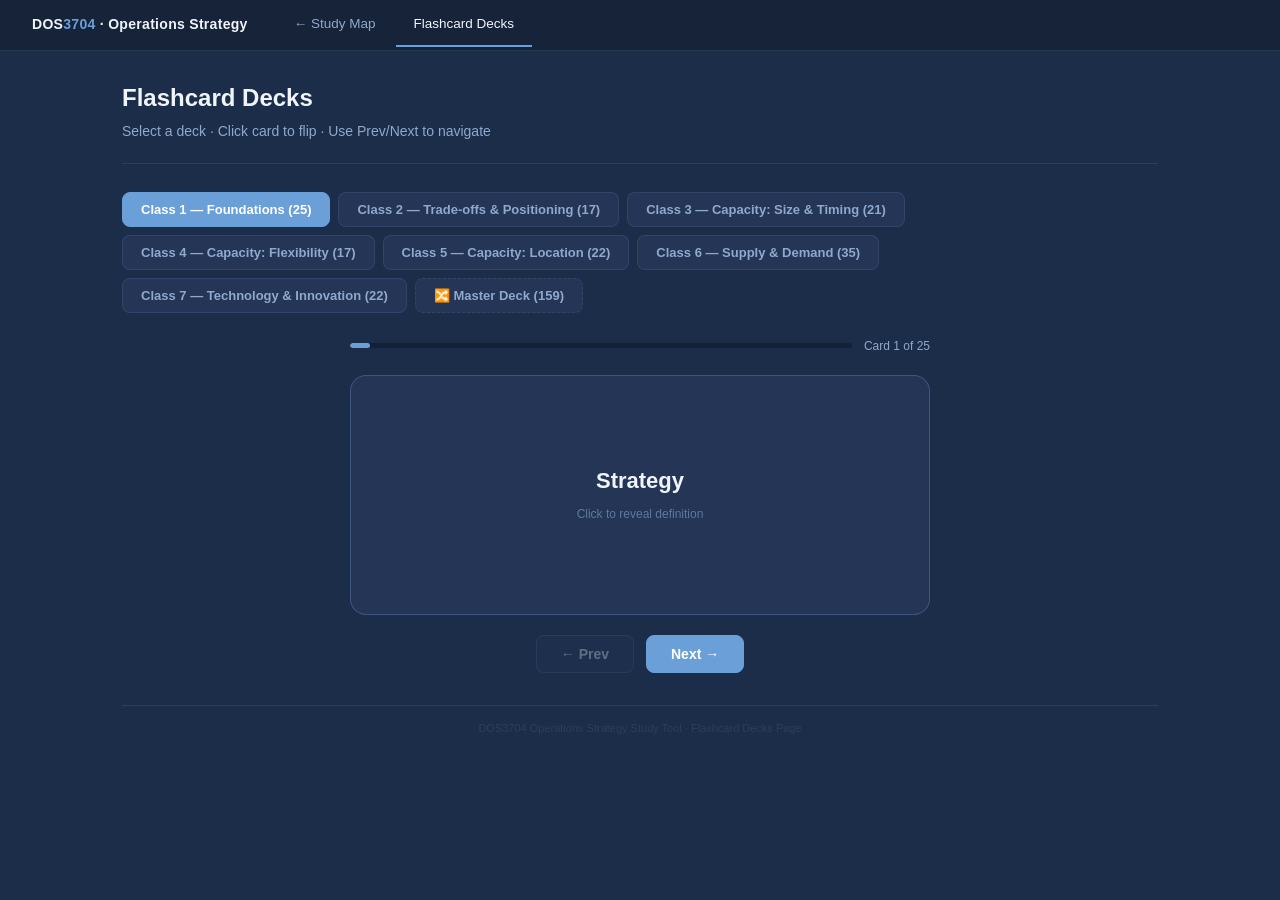
<file: flashcards.html>
<!DOCTYPE html>
<html lang="en">
<head>
  <meta charset="UTF-8">
  <meta name="viewport" content="width=device-width, initial-scale=1.0">
  <title>DOS3704 · Flashcard Decks</title>
  <style>
  * { box-sizing: border-box; margin: 0; padding: 0; }

  :root {
    --bg:        #1c2d4a;
    --bg-card:   #243556;
    --bg-sub:    #1a2840;
    --bg-deep:   #142036;
    --border:    rgba(120,160,220,0.15);
    --border-hi: rgba(120,160,220,0.3);
    --text:      #dde6f5;
    --text-mute: #8fa8cc;
    --text-dim:  #5c7a9e;
    --accent:    #6a9fd8;
    --accent-hi: #8fb8f0;
    --white:     #f0f4fb;
    --formula-bg:#111f35;
    --formula-border: rgba(100,160,255,0.25);
  }

  body {
    background: var(--bg);
    color: var(--text);
    font-family: 'Calibri', 'Trebuchet MS', 'Segoe UI', sans-serif;
    font-size: 15px;
    line-height: 1.55;
    min-height: 100vh;
  }

  /* ════════════════════════════════════════
     PAGES
  ════════════════════════════════════════ */
  .page { display: none; padding: 28px 32px; max-width: 1100px; margin: 0 auto; }
  .page.active { display: block; }

  /* ════════════════════════════════════════
     NAV BAR
  ════════════════════════════════════════ */
  .topbar {
    background: #162338;
    border-bottom: 1px solid var(--border);
    padding: 0 32px;
    display: flex;
    align-items: center;
    gap: 0;
    position: sticky;
    top: 0;
    z-index: 100;
  }
  .topbar-brand {
    font-size: 14px;
    font-weight: 700;
    color: var(--white);
    padding: 14px 0;
    margin-right: 28px;
    letter-spacing: 0.3px;
  }
  .topbar-brand span { color: var(--accent); }
  .topbar-nav {
    display: flex;
    gap: 2px;
    flex: 1;
  }
  .nav-btn {
    padding: 14px 18px;
    font-size: 13.5px;
    font-family: inherit;
    font-weight: 500;
    color: var(--text-mute);
    background: none;
    border: none;
    cursor: pointer;
    border-bottom: 2px solid transparent;
    transition: color 0.15s, border-color 0.15s;
    white-space: nowrap;
  }
  .nav-btn:hover { color: var(--text); }
  .nav-btn.active { color: var(--white); border-bottom-color: var(--accent); }

  /* ════════════════════════════════════════
     STUDY MAP PAGE
  ════════════════════════════════════════ */
  .page-header {
    margin-bottom: 28px;
    padding-bottom: 20px;
    border-bottom: 1px solid var(--border);
  }
  .page-header h1 {
    font-size: 24px;
    font-weight: 700;
    color: var(--white);
    margin-bottom: 5px;
  }
  .page-header p { color: var(--text-mute); font-size: 14px; }

  /* Central questions */
  .central-questions {
    display: grid;
    grid-template-columns: repeat(3, 1fr);
    gap: 12px;
    margin-bottom: 28px;
  }
  .cq-card {
    background: var(--bg-card);
    border: 1px solid var(--border);
    border-radius: 12px;
    padding: 16px 18px;
    position: relative;
  }
  .cq-number {
    font-size: 10px;
    font-weight: 700;
    letter-spacing: 1.2px;
    text-transform: uppercase;
    color: var(--accent);
    margin-bottom: 6px;
  }
  .cq-question {
    font-size: 14px;
    font-weight: 600;
    color: var(--white);
    margin-bottom: 6px;
    line-height: 1.4;
  }
  .cq-tool {
    font-size: 12px;
    color: var(--text-mute);
  }
  .cq-tool strong { color: var(--accent-hi); }

  /* Topic blocks */
  .topic-block {
    background: var(--bg-card);
    border: 1px solid var(--border);
    border-radius: 14px;
    margin-bottom: 12px;
    overflow: hidden;
    transition: border-color 0.2s;
  }
  .topic-block:hover { border-color: var(--border-hi); }

  .topic-header {
    display: flex;
    align-items: center;
    gap: 14px;
    padding: 18px 20px;
    cursor: pointer;
    user-select: none;
    transition: background 0.15s;
  }
  .topic-header:hover { background: rgba(255,255,255,0.03); }

  .topic-icon {
    font-size: 20px;
    width: 40px;
    height: 40px;
    background: var(--bg-deep);
    border-radius: 10px;
    display: flex;
    align-items: center;
    justify-content: center;
    flex-shrink: 0;
  }
  .topic-text { flex: 1; }
  .topic-eyebrow {
    font-size: 10px;
    font-weight: 700;
    letter-spacing: 1.2px;
    text-transform: uppercase;
    color: var(--accent);
    margin-bottom: 3px;
  }
  .topic-title {
    font-size: 16px;
    font-weight: 700;
    color: var(--white);
    margin-bottom: 2px;
  }
  .topic-desc { font-size: 12.5px; color: var(--text-mute); }

  .topic-right { display: flex; align-items: center; gap: 10px; flex-shrink: 0; }
  .topic-pill {
    font-size: 10.5px;
    padding: 3px 10px;
    border-radius: 100px;
    background: var(--bg-deep);
    color: var(--text-dim);
    border: 1px solid var(--border);
  }
  .chevron { font-size: 12px; color: var(--text-dim); transition: transform 0.25s; }
  .topic-block.open .chevron { transform: rotate(90deg); }

  .topic-body { display: none; padding: 0 16px 16px; }
  .topic-block.open .topic-body { display: block; }

  /* Sub-topic grid */
  .subtopic-grid {
    display: grid;
    grid-template-columns: repeat(auto-fill, minmax(280px, 1fr));
    gap: 10px;
  }
  .subtopic {
    background: var(--bg-sub);
    border: 1px solid var(--border);
    border-radius: 10px;
    overflow: hidden;
  }
  .subtopic-hdr {
    display: flex;
    align-items: center;
    gap: 10px;
    padding: 12px 14px;
    cursor: pointer;
    user-select: none;
    transition: background 0.15s;
  }
  .subtopic-hdr:hover { background: rgba(255,255,255,0.03); }
  .dot { width: 7px; height: 7px; border-radius: 50%; background: var(--accent); flex-shrink: 0; }
  .dot.case { background: #c89a40; }
  .subtopic-title {
    font-size: 13.5px;
    font-weight: 600;
    color: var(--text);
    flex: 1;
    line-height: 1.3;
  }
  .sub-chev { font-size: 10px; color: var(--text-dim); transition: transform 0.2s; }
  .subtopic.open .sub-chev { transform: rotate(90deg); }

  .subtopic-body {
    display: none;
    padding: 12px 14px 14px;
    border-top: 1px solid var(--border);
  }
  .subtopic.open .subtopic-body { display: block; }

  /* Content elements */
  .section-label {
    font-size: 10px;
    font-weight: 700;
    letter-spacing: 1px;
    text-transform: uppercase;
    color: var(--accent);
    margin-bottom: 6px;
    margin-top: 14px;
  }
  .section-label:first-child { margin-top: 0; }

  .prose {
    font-size: 13px;
    color: var(--text-mute);
    line-height: 1.65;
    margin-bottom: 10px;
  }
  .prose strong { color: var(--text); font-weight: 600; }

  ul.bullets {
    list-style: none;
    margin-bottom: 10px;
  }
  ul.bullets li {
    font-size: 13px;
    color: var(--text-mute);
    padding: 3px 0 3px 16px;
    position: relative;
    line-height: 1.55;
  }
  ul.bullets li::before {
    content: '·';
    position: absolute;
    left: 5px;
    color: var(--accent);
    font-size: 16px;
    line-height: 1.15;
  }
  ul.bullets li strong { color: var(--text); font-weight: 600; }

  .formula-wrap {
    background: var(--formula-bg);
    border: 1px solid var(--formula-border);
    border-radius: 8px;
    padding: 12px 14px;
    margin-bottom: 10px;
  }
  .formula {
    font-family: 'Consolas', 'Courier New', monospace;
    font-size: 13px;
    color: #9ecfff;
    line-height: 1.7;
    margin-bottom: 6px;
  }
  .formula-explain {
    font-size: 12px;
    color: var(--text-mute);
    line-height: 1.6;
    border-top: 1px solid rgba(100,160,255,0.12);
    padding-top: 8px;
    margin-top: 4px;
  }
  .formula-explain strong { color: #9ecfff; }

  .insight-box {
    background: rgba(100, 159, 216, 0.08);
    border-left: 3px solid var(--accent);
    border-radius: 0 8px 8px 0;
    padding: 10px 12px;
    margin-bottom: 10px;
  }
  .insight-box p { font-size: 12.5px; color: var(--text); line-height: 1.5; }
  .insight-box .label { font-size: 9px; font-weight: 700; letter-spacing: 1px; color: var(--accent); text-transform: uppercase; margin-bottom: 4px; }

  .link-tag {
    display: inline-flex;
    align-items: center;
    gap: 5px;
    font-size: 11px;
    padding: 3px 9px;
    border-radius: 100px;
    background: var(--bg-deep);
    border: 1px solid var(--border);
    color: var(--text-dim);
    margin: 3px 3px 0 0;
  }
  .link-tag::before { content: '↔'; color: var(--accent); }

  /* ════════════════════════════════════════
     FLASHCARD PAGE
  ════════════════════════════════════════ */
  .fc-page { }

  .deck-selector {
    display: flex;
    flex-wrap: wrap;
    gap: 8px;
    margin-bottom: 24px;
  }
  .deck-btn {
    padding: 9px 18px;
    font-family: inherit;
    font-size: 13px;
    font-weight: 600;
    background: var(--bg-card);
    border: 1px solid var(--border);
    border-radius: 8px;
    color: var(--text-mute);
    cursor: pointer;
    transition: all 0.15s;
  }
  .deck-btn:hover { border-color: var(--border-hi); color: var(--text); }
  .deck-btn.active { background: var(--accent); border-color: var(--accent); color: white; }
  .deck-btn.master { border-style: dashed; }

  .fc-arena {
    display: flex;
    flex-direction: column;
    align-items: center;
    gap: 20px;
  }
  .fc-progress-bar-wrap {
    width: 100%;
    max-width: 580px;
    display: flex;
    align-items: center;
    gap: 12px;
  }
  .fc-progress-bar {
    flex: 1;
    height: 5px;
    background: var(--bg-deep);
    border-radius: 10px;
    overflow: hidden;
  }
  .fc-progress-fill {
    height: 100%;
    background: var(--accent);
    border-radius: 10px;
    transition: width 0.3s;
  }
  .fc-counter {
    font-size: 12px;
    color: var(--text-mute);
    white-space: nowrap;
  }

  /* Card */
  .fc-card-wrap {
    width: 580px;
    max-width: 100%;
    height: 240px;
    perspective: 900px;
  }
  .fc-card {
    width: 100%;
    height: 100%;
    transform-style: preserve-3d;
    transition: transform 0.45s ease;
    cursor: pointer;
    position: relative;
  }
  .fc-card.flipped { transform: rotateY(180deg); }

  .fc-front, .fc-back {
    position: absolute;
    inset: 0;
    backface-visibility: hidden;
    -webkit-backface-visibility: hidden;
    border-radius: 16px;
    display: flex;
    flex-direction: column;
    justify-content: center;
    align-items: center;
    padding: 28px 32px;
    text-align: center;
  }
  .fc-front {
    background: var(--bg-card);
    border: 1px solid var(--border-hi);
  }
  .fc-back {
    background: #1a2e45;
    border: 1px solid var(--border-hi);
    transform: rotateY(180deg);
  }
  .fc-front .term {
    font-size: 22px;
    font-weight: 700;
    color: var(--white);
    margin-bottom: 10px;
    line-height: 1.3;
  }
  .fc-front .hint {
    font-size: 12px;
    color: var(--text-dim);
  }
  .fc-back .class-tag {
    font-size: 10px;
    font-weight: 700;
    letter-spacing: 1px;
    text-transform: uppercase;
    color: var(--accent);
    margin-bottom: 10px;
  }
  .fc-back .definition {
    font-size: 15px;
    color: var(--text);
    line-height: 1.6;
  }

  .fc-controls {
    display: flex;
    gap: 12px;
    align-items: center;
  }
  .fc-btn {
    padding: 10px 24px;
    font-family: inherit;
    font-size: 14px;
    font-weight: 600;
    border-radius: 8px;
    border: 1px solid var(--border-hi);
    cursor: pointer;
    transition: all 0.15s;
    background: var(--bg-card);
    color: var(--text);
  }
  .fc-btn:hover { background: var(--bg-deep); }
  .fc-btn.primary { background: var(--accent); border-color: var(--accent); color: white; }
  .fc-btn.primary:hover { filter: brightness(1.1); }
  .fc-btn:disabled { opacity: 0.35; cursor: not-allowed; }

  .fc-done-screen {
    display: none;
    flex-direction: column;
    align-items: center;
    gap: 16px;
    padding: 48px;
    background: var(--bg-card);
    border: 1px solid var(--border);
    border-radius: 16px;
    text-align: center;
    max-width: 480px;
    width: 100%;
  }
  .fc-done-screen.visible { display: flex; }
  .fc-done-screen h2 { font-size: 22px; color: var(--white); }
  .fc-done-screen p { font-size: 14px; color: var(--text-mute); }

  .mockup-notice {
    text-align: center;
    font-size: 11px;
    color: #2a3f5c;
    margin-top: 32px;
    padding-top: 14px;
    border-top: 1px solid var(--border);
  }

    /* Additional styles for standalone page */
    .standalone-notice {
      text-align: center; font-size: 11px; color: #2a3f5c;
      margin-top: 32px; padding-top: 14px;
      border-top: 1px solid var(--border);
    }

  /* ════════════════════════════════════════
     MOBILE / RESPONSIVE
  ════════════════════════════════════════ */
  @media (max-width: 768px) {
    .page { padding: 20px 16px; }
    .topbar { padding: 0 16px; }
    .topbar-brand { font-size: 13px; margin-right: 16px; }
    .nav-btn { padding: 12px 14px; font-size: 13px; }
    .page-header h1 { font-size: 20px; }
    .page-header { margin-bottom: 20px; padding-bottom: 16px; }
    .central-questions { grid-template-columns: 1fr; gap: 10px; }
    .topic-header { padding: 14px 16px; gap: 10px; }
    .topic-icon { width: 34px; height: 34px; font-size: 17px; border-radius: 8px; }
    .topic-title { font-size: 15px; }
    .topic-pill { display: none; }
    .subtopic-grid { grid-template-columns: 1fr; }
    .fc-card-wrap { height: auto; min-height: 200px; }
    .fc-card { position: relative; }
    .fc-front, .fc-back { padding: 20px 16px; min-height: 180px; position: relative; }
    .fc-back { position: absolute; inset: 0; }
    .fc-front .term { font-size: 18px; }
    .fc-back .definition { font-size: 14px; }
    .fc-controls { gap: 8px; }
    .fc-btn { padding: 10px 16px; font-size: 13px; }
    .deck-btn { padding: 8px 14px; font-size: 12px; }
    .deck-selector { gap: 6px; }
    .fc-done-screen { padding: 32px 20px; }
  }
  @media (max-width: 480px) {
    .page { padding: 16px 12px; }
    .topbar { padding: 0 12px; }
    .topbar-brand { font-size: 12px; margin-right: 10px; }
    .nav-btn { padding: 12px 10px; font-size: 12.5px; }
    .page-header h1 { font-size: 18px; }
    .page-header p { font-size: 13px; }
    .cq-card { padding: 12px 14px; }
    .cq-question { font-size: 13px; }
    .topic-header { padding: 12px 14px; gap: 8px; }
    .topic-icon { width: 30px; height: 30px; font-size: 15px; }
    .topic-title { font-size: 14px; }
    .topic-desc { font-size: 11.5px; }
    .topic-body { padding: 0 10px 12px; }
    .subtopic-hdr { padding: 10px 12px; }
    .subtopic-body { padding: 10px 12px 12px; }
    .subtopic-title { font-size: 13px; }
    .prose { font-size: 12.5px; }
    ul.bullets li { font-size: 12.5px; }
    .formula { font-size: 12px; }
    .formula-wrap { padding: 10px 12px; }
    .fc-card-wrap { min-height: 180px; }
    .fc-front .term { font-size: 16px; }
    .fc-back .definition { font-size: 13px; }
    .fc-front, .fc-back { padding: 16px 14px; }
    .fc-controls { width: 100%; justify-content: center; }
    .fc-btn { padding: 10px 14px; font-size: 12.5px; flex: 1; text-align: center; }
    .deck-btn { padding: 7px 12px; font-size: 11.5px; }
    .fc-done-screen { padding: 24px 16px; max-width: 100%; }
    .fc-done-screen h2 { font-size: 18px; }
    .fc-done-screen p { font-size: 13px; }
    .insight-box p { font-size: 12px; }
    .link-tag { font-size: 10px; }
  }
  .formula { overflow-x: auto; word-break: break-word; }
  .subtopic-body { overflow-x: hidden; }
  @media (pointer: coarse) {
    .nav-btn { min-height: 44px; }
    .deck-btn { min-height: 44px; }
    .fc-btn { min-height: 44px; }
    .topic-header { min-height: 52px; }
    .subtopic-hdr { min-height: 44px; }
  }
  </style>
</head>
<body>

<nav class="topbar">
  <div class="topbar-brand">DOS<span>3704</span> · Operations Strategy</div>
  <div class="topbar-nav">
    <a href="study-map.html" style="text-decoration:none">
      <button class="nav-btn">← Study Map</button>
    </a>
    <button class="nav-btn active">Flashcard Decks</button>
  </div>
</nav>

<div class="page active" id="page-flashcards">

  <div class="page-header">
    <h1>Flashcard Decks</h1>
    <p>Select a deck · Click card to flip · Use Prev/Next to navigate</p>
  </div>

  <!-- Deck selector buttons -->
  <div class="deck-selector" id="deck-selector">
    <!-- Populated by JS -->
  </div>

  <!-- Flashcard arena -->
  <div class="fc-arena">

    <!-- Progress bar -->
    <div class="fc-progress-bar-wrap">
      <div class="fc-progress-bar">
        <div class="fc-progress-fill" id="progress-fill" style="width:0%"></div>
      </div>
      <span class="fc-counter" id="card-counter">Card 1 of N</span>
    </div>

    <!-- The flip card -->
    <div class="fc-card-wrap">
      <div class="fc-card" id="fc-card" onclick="flipCard()">
        <div class="fc-front">
          <div class="term" id="card-term">Select a deck to begin</div>
          <div class="hint" id="card-hint">Click to reveal definition</div>
        </div>
        <div class="fc-back">
          <div class="class-tag" id="card-cls"></div>
          <div class="definition" id="card-def"></div>
        </div>
      </div>
    </div>

    <!-- Navigation controls -->
    <div class="fc-controls">
      <button class="fc-btn" id="btn-prev" onclick="prevCard()" disabled>← Prev</button>
      <button class="fc-btn primary" id="btn-next" onclick="nextCard()">Next →</button>
    </div>

    <!-- Completion screen -->
    <div class="fc-done-screen" id="done-screen">
      <h2>🎉 Deck Complete!</h2>
      <p id="done-msg">You reviewed N cards.</p>
      <button class="fc-btn primary" onclick="shuffleAndRestart()">🔀 Shuffle &amp; Go Again</button>
    </div>

  </div>

  <p class="standalone-notice">DOS3704 Operations Strategy Study Tool · Flashcard Decks Page</p>
</div>

<!-- Load flashcard data (must come before the app script) -->
<script src="build_flashcards.js"></script>

<script>
// ═══════════════════════════════════════════════════════
// DECK CONFIGURATION
// ═══════════════════════════════════════════════════════
const DECK_CONFIG = [
  { key: 'c1', label: 'Class 1 — Foundations' },
  { key: 'c2', label: 'Class 2 — Trade-offs & Positioning' },
  { key: 'c3', label: 'Class 3 — Capacity: Size & Timing' },
  { key: 'c4', label: 'Class 4 — Capacity: Flexibility' },
  { key: 'c5', label: 'Class 5 — Capacity: Location' },
  { key: 'c6', label: 'Class 6 — Supply & Demand' },
  { key: 'c7', label: 'Class 7 — Technology & Innovation' },
  { key: 'master', label: '🔀 Master Deck', isMaster: true }
];

// ═══════════════════════════════════════════════════════
// STATE
// ═══════════════════════════════════════════════════════
let currentDeck = [];
let currentIndex = 0;
let isFlipped = false;

// ═══════════════════════════════════════════════════════
// FISHER-YATES SHUFFLE
// ═══════════════════════════════════════════════════════
function shuffle(arr) {
  const a = [...arr];
  for (let i = a.length - 1; i > 0; i--) {
    const j = Math.floor(Math.random() * (i + 1));
    [a[i], a[j]] = [a[j], a[i]];
  }
  return a;
}

// ═══════════════════════════════════════════════════════
// BUILD MASTER DECK
// ═══════════════════════════════════════════════════════
function buildMasterDeck() {
  const all = [];
  ['c1','c2','c3','c4','c5','c6','c7'].forEach(key => {
    if (FLASHCARDS[key]) all.push(...FLASHCARDS[key]);
  });
  return shuffle(all);
}

// ═══════════════════════════════════════════════════════
// INIT DECK SELECTOR
// ═══════════════════════════════════════════════════════
function buildDeckSelector() {
  const sel = document.getElementById('deck-selector');
  sel.innerHTML = '';
  DECK_CONFIG.forEach(cfg => {
    const btn = document.createElement('button');
    btn.className = 'deck-btn' + (cfg.isMaster ? ' master' : '');
    btn.textContent = cfg.label;
    // Show card count in label
    const count = cfg.isMaster
      ? (['c1','c2','c3','c4','c5','c6','c7'].reduce((n,k) => n + (FLASHCARDS[k]||[]).length, 0))
      : (FLASHCARDS[cfg.key] || []).length;
    btn.textContent += ` (${count})`;
    btn.onclick = () => selectDeck(cfg.key, btn);
    sel.appendChild(btn);
  });
}

// ═══════════════════════════════════════════════════════
// SELECT DECK
// ═══════════════════════════════════════════════════════
function selectDeck(key, btnEl) {
  // Update active button
  document.querySelectorAll('.deck-btn').forEach(b => b.classList.remove('active'));
  btnEl.classList.add('active');

  // Load deck
  if (key === 'master') {
    currentDeck = buildMasterDeck();
  } else {
    currentDeck = [...(FLASHCARDS[key] || [])];
  }

  currentIndex = 0;
  hideDoneScreen();
  showCard();
}

// ═══════════════════════════════════════════════════════
// SHOW CARD
// ═══════════════════════════════════════════════════════
function showCard() {
  if (currentDeck.length === 0) return;

  const card = currentDeck[currentIndex];
  const total = currentDeck.length;

  // Reset flip
  isFlipped = false;
  document.getElementById('fc-card').classList.remove('flipped');

  // Populate front
  document.getElementById('card-term').textContent = card.term;
  document.getElementById('card-hint').textContent = 'Click to reveal definition';

  // Populate back
  document.getElementById('card-cls').textContent = card.cls;
  document.getElementById('card-def').textContent = card.def;

  // Update progress
  const pct = Math.round(((currentIndex + 1) / total) * 100);
  document.getElementById('progress-fill').style.width = pct + '%';
  document.getElementById('card-counter').textContent = `Card ${currentIndex + 1} of ${total}`;

  // Update buttons
  document.getElementById('btn-prev').disabled = (currentIndex === 0);

  const nextBtn = document.getElementById('btn-next');
  if (currentIndex === total - 1) {
    nextBtn.textContent = 'Finish ✓';
  } else {
    nextBtn.textContent = 'Next →';
  }
}

// ═══════════════════════════════════════════════════════
// FLIP CARD
// ═══════════════════════════════════════════════════════
function flipCard() {
  if (currentDeck.length === 0) return;
  isFlipped = !isFlipped;
  document.getElementById('fc-card').classList.toggle('flipped');
}

// ═══════════════════════════════════════════════════════
// NAVIGATION
// ═══════════════════════════════════════════════════════
function nextCard() {
  if (currentDeck.length === 0) return;
  if (currentIndex < currentDeck.length - 1) {
    currentIndex++;
    showCard();
  } else {
    showDoneScreen();
  }
}

function prevCard() {
  if (currentIndex > 0) {
    currentIndex--;
    showCard();
  }
}

// ═══════════════════════════════════════════════════════
// COMPLETION SCREEN
// ═══════════════════════════════════════════════════════
function showDoneScreen() {
  document.getElementById('done-screen').classList.add('visible');
  document.getElementById('done-msg').textContent =
    `You reviewed all ${currentDeck.length} cards. Great work!`;
  document.querySelector('.fc-card-wrap').style.display = 'none';
  document.querySelector('.fc-controls').style.display = 'none';
  document.querySelector('.fc-progress-bar-wrap').style.display = 'none';
}

function hideDoneScreen() {
  document.getElementById('done-screen').classList.remove('visible');
  document.querySelector('.fc-card-wrap').style.display = '';
  document.querySelector('.fc-controls').style.display = '';
  document.querySelector('.fc-progress-bar-wrap').style.display = '';
}

function shuffleAndRestart() {
  currentDeck = shuffle(currentDeck);
  currentIndex = 0;
  hideDoneScreen();
  showCard();
}

// ═══════════════════════════════════════════════════════
// INIT
// ═══════════════════════════════════════════════════════
document.addEventListener('DOMContentLoaded', () => {
  buildDeckSelector();
  // Auto-load Class 1 deck on startup
  const firstBtn = document.querySelector('.deck-btn');
  if (firstBtn) selectDeck('c1', firstBtn);
});
</script>

</body>
</html>
</file>
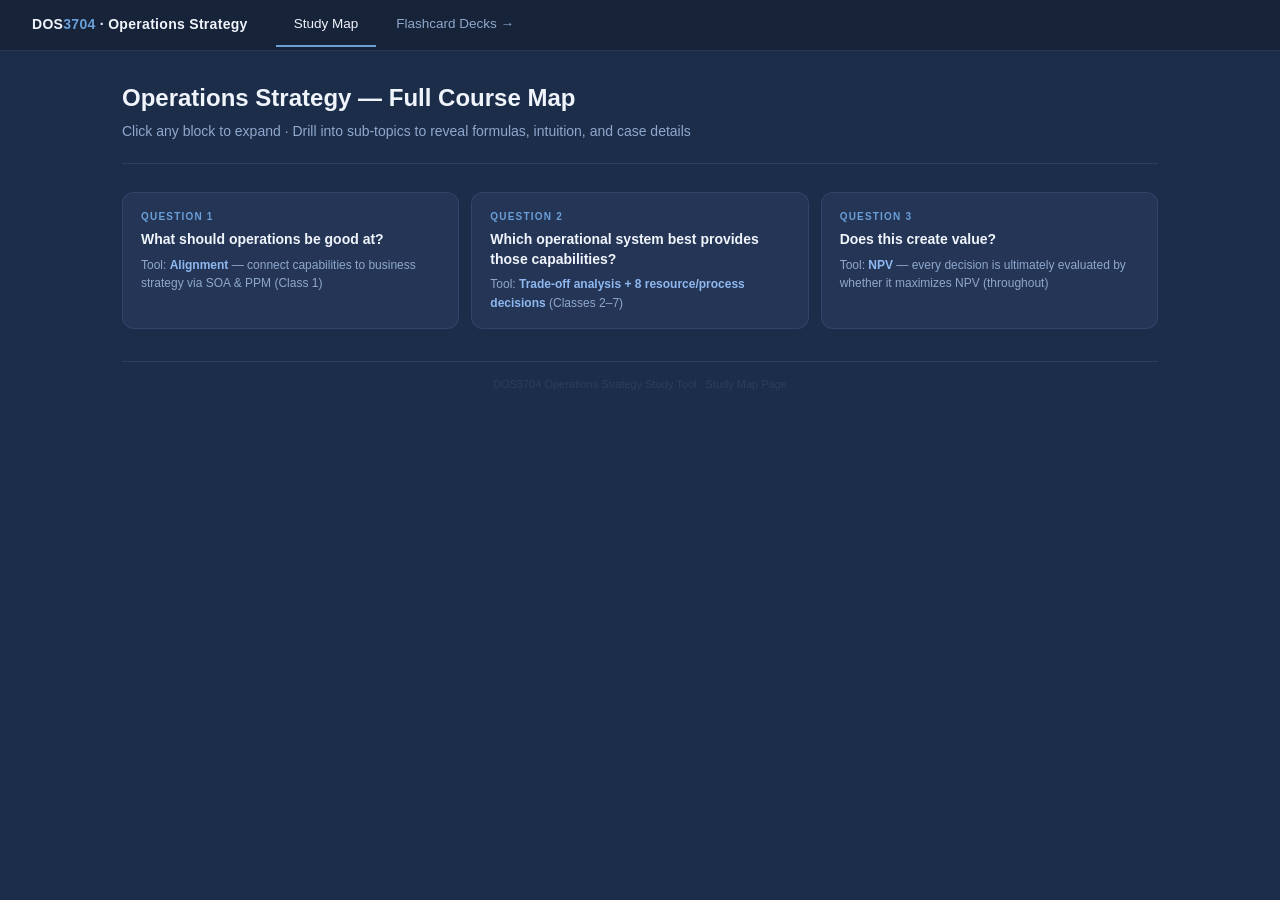
<file: study-map.html>
<!DOCTYPE html>
<html lang="en">
<head>
  <meta charset="UTF-8">
  <meta name="viewport" content="width=device-width, initial-scale=1.0">
  <title>DOS3704 · Study Map</title>
  <style>
  * { box-sizing: border-box; margin: 0; padding: 0; }

  :root {
    --bg:        #1c2d4a;
    --bg-card:   #243556;
    --bg-sub:    #1a2840;
    --bg-deep:   #142036;
    --border:    rgba(120,160,220,0.15);
    --border-hi: rgba(120,160,220,0.3);
    --text:      #dde6f5;
    --text-mute: #8fa8cc;
    --text-dim:  #5c7a9e;
    --accent:    #6a9fd8;
    --accent-hi: #8fb8f0;
    --white:     #f0f4fb;
    --formula-bg:#111f35;
    --formula-border: rgba(100,160,255,0.25);
  }

  body {
    background: var(--bg);
    color: var(--text);
    font-family: 'Calibri', 'Trebuchet MS', 'Segoe UI', sans-serif;
    font-size: 15px;
    line-height: 1.55;
    min-height: 100vh;
  }

  /* ════════════════════════════════════════
     PAGES
  ════════════════════════════════════════ */
  .page { display: none; padding: 28px 32px; max-width: 1100px; margin: 0 auto; }
  .page.active { display: block; }

  /* ════════════════════════════════════════
     NAV BAR
  ════════════════════════════════════════ */
  .topbar {
    background: #162338;
    border-bottom: 1px solid var(--border);
    padding: 0 32px;
    display: flex;
    align-items: center;
    gap: 0;
    position: sticky;
    top: 0;
    z-index: 100;
  }
  .topbar-brand {
    font-size: 14px;
    font-weight: 700;
    color: var(--white);
    padding: 14px 0;
    margin-right: 28px;
    letter-spacing: 0.3px;
  }
  .topbar-brand span { color: var(--accent); }
  .topbar-nav {
    display: flex;
    gap: 2px;
    flex: 1;
  }
  .nav-btn {
    padding: 14px 18px;
    font-size: 13.5px;
    font-family: inherit;
    font-weight: 500;
    color: var(--text-mute);
    background: none;
    border: none;
    cursor: pointer;
    border-bottom: 2px solid transparent;
    transition: color 0.15s, border-color 0.15s;
    white-space: nowrap;
  }
  .nav-btn:hover { color: var(--text); }
  .nav-btn.active { color: var(--white); border-bottom-color: var(--accent); }

  /* ════════════════════════════════════════
     STUDY MAP PAGE
  ════════════════════════════════════════ */
  .page-header {
    margin-bottom: 28px;
    padding-bottom: 20px;
    border-bottom: 1px solid var(--border);
  }
  .page-header h1 {
    font-size: 24px;
    font-weight: 700;
    color: var(--white);
    margin-bottom: 5px;
  }
  .page-header p { color: var(--text-mute); font-size: 14px; }

  /* Central questions */
  .central-questions {
    display: grid;
    grid-template-columns: repeat(3, 1fr);
    gap: 12px;
    margin-bottom: 28px;
  }
  .cq-card {
    background: var(--bg-card);
    border: 1px solid var(--border);
    border-radius: 12px;
    padding: 16px 18px;
    position: relative;
  }
  .cq-number {
    font-size: 10px;
    font-weight: 700;
    letter-spacing: 1.2px;
    text-transform: uppercase;
    color: var(--accent);
    margin-bottom: 6px;
  }
  .cq-question {
    font-size: 14px;
    font-weight: 600;
    color: var(--white);
    margin-bottom: 6px;
    line-height: 1.4;
  }
  .cq-tool {
    font-size: 12px;
    color: var(--text-mute);
  }
  .cq-tool strong { color: var(--accent-hi); }

  /* Topic blocks */
  .topic-block {
    background: var(--bg-card);
    border: 1px solid var(--border);
    border-radius: 14px;
    margin-bottom: 12px;
    overflow: hidden;
    transition: border-color 0.2s;
  }
  .topic-block:hover { border-color: var(--border-hi); }

  .topic-header {
    display: flex;
    align-items: center;
    gap: 14px;
    padding: 18px 20px;
    cursor: pointer;
    user-select: none;
    transition: background 0.15s;
  }
  .topic-header:hover { background: rgba(255,255,255,0.03); }

  .topic-icon {
    font-size: 20px;
    width: 40px;
    height: 40px;
    background: var(--bg-deep);
    border-radius: 10px;
    display: flex;
    align-items: center;
    justify-content: center;
    flex-shrink: 0;
  }
  .topic-text { flex: 1; }
  .topic-eyebrow {
    font-size: 10px;
    font-weight: 700;
    letter-spacing: 1.2px;
    text-transform: uppercase;
    color: var(--accent);
    margin-bottom: 3px;
  }
  .topic-title {
    font-size: 16px;
    font-weight: 700;
    color: var(--white);
    margin-bottom: 2px;
  }
  .topic-desc { font-size: 12.5px; color: var(--text-mute); }

  .topic-right { display: flex; align-items: center; gap: 10px; flex-shrink: 0; }
  .topic-pill {
    font-size: 10.5px;
    padding: 3px 10px;
    border-radius: 100px;
    background: var(--bg-deep);
    color: var(--text-dim);
    border: 1px solid var(--border);
  }
  .chevron { font-size: 12px; color: var(--text-dim); transition: transform 0.25s; }
  .topic-block.open .chevron { transform: rotate(90deg); }

  .topic-body { display: none; padding: 0 16px 16px; }
  .topic-block.open .topic-body { display: block; }

  /* Sub-topic grid */
  .subtopic-grid {
    display: grid;
    grid-template-columns: repeat(auto-fill, minmax(280px, 1fr));
    gap: 10px;
  }
  .subtopic {
    background: var(--bg-sub);
    border: 1px solid var(--border);
    border-radius: 10px;
    overflow: hidden;
  }
  .subtopic-hdr {
    display: flex;
    align-items: center;
    gap: 10px;
    padding: 12px 14px;
    cursor: pointer;
    user-select: none;
    transition: background 0.15s;
  }
  .subtopic-hdr:hover { background: rgba(255,255,255,0.03); }
  .dot { width: 7px; height: 7px; border-radius: 50%; background: var(--accent); flex-shrink: 0; }
  .dot.case { background: #c89a40; }
  .subtopic-title {
    font-size: 13.5px;
    font-weight: 600;
    color: var(--text);
    flex: 1;
    line-height: 1.3;
  }
  .sub-chev { font-size: 10px; color: var(--text-dim); transition: transform 0.2s; }
  .subtopic.open .sub-chev { transform: rotate(90deg); }

  .subtopic-body {
    display: none;
    padding: 12px 14px 14px;
    border-top: 1px solid var(--border);
  }
  .subtopic.open .subtopic-body { display: block; }

  /* Content elements */
  .section-label {
    font-size: 10px;
    font-weight: 700;
    letter-spacing: 1px;
    text-transform: uppercase;
    color: var(--accent);
    margin-bottom: 6px;
    margin-top: 14px;
  }
  .section-label:first-child { margin-top: 0; }

  .prose {
    font-size: 13px;
    color: var(--text-mute);
    line-height: 1.65;
    margin-bottom: 10px;
  }
  .prose strong { color: var(--text); font-weight: 600; }

  ul.bullets {
    list-style: none;
    margin-bottom: 10px;
  }
  ul.bullets li {
    font-size: 13px;
    color: var(--text-mute);
    padding: 3px 0 3px 16px;
    position: relative;
    line-height: 1.55;
  }
  ul.bullets li::before {
    content: '·';
    position: absolute;
    left: 5px;
    color: var(--accent);
    font-size: 16px;
    line-height: 1.15;
  }
  ul.bullets li strong { color: var(--text); font-weight: 600; }

  .formula-wrap {
    background: var(--formula-bg);
    border: 1px solid var(--formula-border);
    border-radius: 8px;
    padding: 12px 14px;
    margin-bottom: 10px;
  }
  .formula {
    font-family: 'Consolas', 'Courier New', monospace;
    font-size: 13px;
    color: #9ecfff;
    line-height: 1.7;
    margin-bottom: 6px;
  }
  .formula-explain {
    font-size: 12px;
    color: var(--text-mute);
    line-height: 1.6;
    border-top: 1px solid rgba(100,160,255,0.12);
    padding-top: 8px;
    margin-top: 4px;
  }
  .formula-explain strong { color: #9ecfff; }

  .insight-box {
    background: rgba(100, 159, 216, 0.08);
    border-left: 3px solid var(--accent);
    border-radius: 0 8px 8px 0;
    padding: 10px 12px;
    margin-bottom: 10px;
  }
  .insight-box p { font-size: 12.5px; color: var(--text); line-height: 1.5; }
  .insight-box .label { font-size: 9px; font-weight: 700; letter-spacing: 1px; color: var(--accent); text-transform: uppercase; margin-bottom: 4px; }

  .link-tag {
    display: inline-flex;
    align-items: center;
    gap: 5px;
    font-size: 11px;
    padding: 3px 9px;
    border-radius: 100px;
    background: var(--bg-deep);
    border: 1px solid var(--border);
    color: var(--text-dim);
    margin: 3px 3px 0 0;
  }
  .link-tag::before { content: '↔'; color: var(--accent); }

  /* ════════════════════════════════════════
     FLASHCARD PAGE
  ════════════════════════════════════════ */
  .fc-page { }

  .deck-selector {
    display: flex;
    flex-wrap: wrap;
    gap: 8px;
    margin-bottom: 24px;
  }
  .deck-btn {
    padding: 9px 18px;
    font-family: inherit;
    font-size: 13px;
    font-weight: 600;
    background: var(--bg-card);
    border: 1px solid var(--border);
    border-radius: 8px;
    color: var(--text-mute);
    cursor: pointer;
    transition: all 0.15s;
  }
  .deck-btn:hover { border-color: var(--border-hi); color: var(--text); }
  .deck-btn.active { background: var(--accent); border-color: var(--accent); color: white; }
  .deck-btn.master { border-style: dashed; }

  .fc-arena {
    display: flex;
    flex-direction: column;
    align-items: center;
    gap: 20px;
  }
  .fc-progress-bar-wrap {
    width: 100%;
    max-width: 580px;
    display: flex;
    align-items: center;
    gap: 12px;
  }
  .fc-progress-bar {
    flex: 1;
    height: 5px;
    background: var(--bg-deep);
    border-radius: 10px;
    overflow: hidden;
  }
  .fc-progress-fill {
    height: 100%;
    background: var(--accent);
    border-radius: 10px;
    transition: width 0.3s;
  }
  .fc-counter {
    font-size: 12px;
    color: var(--text-mute);
    white-space: nowrap;
  }

  /* Card */
  .fc-card-wrap {
    width: 580px;
    max-width: 100%;
    height: 240px;
    perspective: 900px;
  }
  .fc-card {
    width: 100%;
    height: 100%;
    transform-style: preserve-3d;
    transition: transform 0.45s ease;
    cursor: pointer;
    position: relative;
  }
  .fc-card.flipped { transform: rotateY(180deg); }

  .fc-front, .fc-back {
    position: absolute;
    inset: 0;
    backface-visibility: hidden;
    -webkit-backface-visibility: hidden;
    border-radius: 16px;
    display: flex;
    flex-direction: column;
    justify-content: center;
    align-items: center;
    padding: 28px 32px;
    text-align: center;
  }
  .fc-front {
    background: var(--bg-card);
    border: 1px solid var(--border-hi);
  }
  .fc-back {
    background: #1a2e45;
    border: 1px solid var(--border-hi);
    transform: rotateY(180deg);
  }
  .fc-front .term {
    font-size: 22px;
    font-weight: 700;
    color: var(--white);
    margin-bottom: 10px;
    line-height: 1.3;
  }
  .fc-front .hint {
    font-size: 12px;
    color: var(--text-dim);
  }
  .fc-back .class-tag {
    font-size: 10px;
    font-weight: 700;
    letter-spacing: 1px;
    text-transform: uppercase;
    color: var(--accent);
    margin-bottom: 10px;
  }
  .fc-back .definition {
    font-size: 15px;
    color: var(--text);
    line-height: 1.6;
  }

  .fc-controls {
    display: flex;
    gap: 12px;
    align-items: center;
  }
  .fc-btn {
    padding: 10px 24px;
    font-family: inherit;
    font-size: 14px;
    font-weight: 600;
    border-radius: 8px;
    border: 1px solid var(--border-hi);
    cursor: pointer;
    transition: all 0.15s;
    background: var(--bg-card);
    color: var(--text);
  }
  .fc-btn:hover { background: var(--bg-deep); }
  .fc-btn.primary { background: var(--accent); border-color: var(--accent); color: white; }
  .fc-btn.primary:hover { filter: brightness(1.1); }
  .fc-btn:disabled { opacity: 0.35; cursor: not-allowed; }

  .fc-done-screen {
    display: none;
    flex-direction: column;
    align-items: center;
    gap: 16px;
    padding: 48px;
    background: var(--bg-card);
    border: 1px solid var(--border);
    border-radius: 16px;
    text-align: center;
    max-width: 480px;
    width: 100%;
  }
  .fc-done-screen.visible { display: flex; }
  .fc-done-screen h2 { font-size: 22px; color: var(--white); }
  .fc-done-screen p { font-size: 14px; color: var(--text-mute); }

  .mockup-notice {
    text-align: center;
    font-size: 11px;
    color: #2a3f5c;
    margin-top: 32px;
    padding-top: 14px;
    border-top: 1px solid var(--border);
  }

  /* Additional styles not in mockup */
  body { padding-top: 0; }
  .standalone-notice {
    text-align: center; font-size: 11px; color: #2a3f5c;
    margin-top: 32px; padding-top: 14px;
    border-top: 1px solid var(--border);
  }

  /* ════════════════════════════════════════
     MOBILE / RESPONSIVE
  ════════════════════════════════════════ */
  @media (max-width: 768px) {
    .page { padding: 20px 16px; }
    .topbar { padding: 0 16px; }
    .topbar-brand { font-size: 13px; margin-right: 16px; }
    .nav-btn { padding: 12px 14px; font-size: 13px; }
    .page-header h1 { font-size: 20px; }
    .page-header { margin-bottom: 20px; padding-bottom: 16px; }
    .central-questions { grid-template-columns: 1fr; gap: 10px; }
    .topic-header { padding: 14px 16px; gap: 10px; }
    .topic-icon { width: 34px; height: 34px; font-size: 17px; border-radius: 8px; }
    .topic-title { font-size: 15px; }
    .topic-pill { display: none; }
    .subtopic-grid { grid-template-columns: 1fr; }
    .fc-card-wrap { height: auto; min-height: 200px; }
    .fc-card { position: relative; }
    .fc-front, .fc-back { padding: 20px 16px; min-height: 180px; position: relative; }
    .fc-back { position: absolute; inset: 0; }
    .fc-front .term { font-size: 18px; }
    .fc-back .definition { font-size: 14px; }
    .fc-controls { gap: 8px; }
    .fc-btn { padding: 10px 16px; font-size: 13px; }
    .deck-btn { padding: 8px 14px; font-size: 12px; }
    .deck-selector { gap: 6px; }
    .fc-done-screen { padding: 32px 20px; }
  }
  @media (max-width: 480px) {
    .page { padding: 16px 12px; }
    .topbar { padding: 0 12px; }
    .topbar-brand { font-size: 12px; margin-right: 10px; }
    .nav-btn { padding: 12px 10px; font-size: 12.5px; }
    .page-header h1 { font-size: 18px; }
    .page-header p { font-size: 13px; }
    .cq-card { padding: 12px 14px; }
    .cq-question { font-size: 13px; }
    .topic-header { padding: 12px 14px; gap: 8px; }
    .topic-icon { width: 30px; height: 30px; font-size: 15px; }
    .topic-title { font-size: 14px; }
    .topic-desc { font-size: 11.5px; }
    .topic-body { padding: 0 10px 12px; }
    .subtopic-hdr { padding: 10px 12px; }
    .subtopic-body { padding: 10px 12px 12px; }
    .subtopic-title { font-size: 13px; }
    .prose { font-size: 12.5px; }
    ul.bullets li { font-size: 12.5px; }
    .formula { font-size: 12px; }
    .formula-wrap { padding: 10px 12px; }
    .fc-card-wrap { min-height: 180px; }
    .fc-front .term { font-size: 16px; }
    .fc-back .definition { font-size: 13px; }
    .fc-front, .fc-back { padding: 16px 14px; }
    .fc-controls { width: 100%; justify-content: center; }
    .fc-btn { padding: 10px 14px; font-size: 12.5px; flex: 1; text-align: center; }
    .deck-btn { padding: 7px 12px; font-size: 11.5px; }
    .fc-done-screen { padding: 24px 16px; max-width: 100%; }
    .fc-done-screen h2 { font-size: 18px; }
    .fc-done-screen p { font-size: 13px; }
    .insight-box p { font-size: 12px; }
    .link-tag { font-size: 10px; }
  }
  .formula { overflow-x: auto; word-break: break-word; }
  .subtopic-body { overflow-x: hidden; }
  @media (pointer: coarse) {
    .nav-btn { min-height: 44px; }
    .deck-btn { min-height: 44px; }
    .fc-btn { min-height: 44px; }
    .topic-header { min-height: 52px; }
    .subtopic-hdr { min-height: 44px; }
  }
  </style>
</head>
<body>

<!-- Standalone nav (no flashcard tab since this is a standalone page) -->
<nav class="topbar">
  <div class="topbar-brand">DOS<span>3704</span> · Operations Strategy</div>
  <div class="topbar-nav">
    <button class="nav-btn active">Study Map</button>
    <a href="flashcards.html" style="text-decoration:none">
      <button class="nav-btn">Flashcard Decks →</button>
    </a>
  </div>
</nav>

<div class="page active" id="page-study">

  <div class="page-header">
    <h1>Operations Strategy — Full Course Map</h1>
    <p>Click any block to expand · Drill into sub-topics to reveal formulas, intuition, and case details</p>
  </div>

  <!-- Three Central Questions — static HTML, verbatim from CONCEPTUAL_MAP.md -->
  <div class="central-questions">
    <div class="cq-card">
      <div class="cq-number">Question 1</div>
      <div class="cq-question">What should operations be good at?</div>
      <div class="cq-tool">Tool: <strong>Alignment</strong> — connect capabilities to business strategy via SOA &amp; PPM (Class 1)</div>
    </div>
    <div class="cq-card">
      <div class="cq-number">Question 2</div>
      <div class="cq-question">Which operational system best provides those capabilities?</div>
      <div class="cq-tool">Tool: <strong>Trade-off analysis + 8 resource/process decisions</strong> (Classes 2–7)</div>
    </div>
    <div class="cq-card">
      <div class="cq-number">Question 3</div>
      <div class="cq-question">Does this create value?</div>
      <div class="cq-tool">Tool: <strong>NPV</strong> — every decision is ultimately evaluated by whether it maximizes NPV (throughout)</div>
    </div>
  </div>

  <!-- Topics container — populated by JS render engine -->
  <div id="topics-container"></div>

  <p class="standalone-notice">DOS3704 Operations Strategy Study Tool · Study Map Page</p>
</div>

<!-- Data files — each is optional; missing files are silently skipped -->
<script src="data/foundations.js"></script>
<script src="data/resources-a.js"></script>
<script src="data/resources-b.js"></script>
<script src="data/process-demand.js"></script>
<script src="data/process-supply.js"></script>
<script src="data/tech.js"></script>
<script src="data/cases.js"></script>

<script>
// ═══════════════════════════════════════════════════════
// TOPIC CONFIGURATION — order and metadata for topic blocks
// ═══════════════════════════════════════════════════════
const TOPIC_CONFIG = [
  {
    dataVar: 'TOPIC_FOUNDATIONS',
    id: 'foundations',
    icon: '🏛',
    eyebrow: 'Classes 1–2 · Foundation Layer',
    title: 'The Framework, Alignment & Trade-offs',
    desc: 'Strategy hierarchy · 3 views · SOA · PPM · Trade-offs · NPV · Cost decomposition'
  },
  {
    dataVar: 'TOPIC_RESOURCES_A',
    id: 'resources-a',
    icon: '⚙️',
    eyebrow: 'Classes 3–4 · Resource Decisions (Part A)',
    title: 'Capacity: Sizing, Timing & Flexibility',
    desc: 'Optimal capacity size · Timing strategies · Option value · Flexible vs. dedicated · Risk pooling'
  },
  {
    dataVar: 'TOPIC_RESOURCES_B',
    id: 'resources-b',
    icon: '🗺️',
    eyebrow: 'Classes 4–5 · Resource Decisions (Part B)',
    title: 'Capacity: Flexibility Design & Location',
    desc: 'Chaining · Mass customization · Location drivers · Network design · Ferdows\' 6 roles'
  },
  {
    dataVar: 'TOPIC_PROCESS_DEMAND',
    id: 'process-demand',
    icon: '📈',
    eyebrow: 'Class 6 · Process Decisions (Demand)',
    title: 'Revenue Management & Pricing',
    desc: 'Revenue management · Price discrimination · Littlewood\'s Rule · Overbooking · Newsvendor'
  },
  {
    dataVar: 'TOPIC_PROCESS_SUPPLY',
    id: 'process-supply',
    icon: '🔗',
    eyebrow: 'Class 6 · Process Decisions (Supply)',
    title: 'Strategic Sourcing & Contracts',
    desc: 'Sourcing spectrum · TCO · Make-or-buy · Contract types · CCC21'
  },
  {
    dataVar: 'TOPIC_TECH',
    id: 'tech',
    icon: '💡',
    eyebrow: 'Class 7 · Technology & Innovation',
    title: 'Learning, Technology & Innovation',
    desc: 'Learning curves · Continuous vs. radical · Concurrent engineering · Product-process lifecycle'
  },
  {
    dataVar: 'TOPIC_CASES',
    id: 'cases',
    icon: '📋',
    eyebrow: 'All Classes · Case Studies',
    title: 'Case Studies',
    desc: 'Swiss Watch · ACC vs. DJC · Eli Lilly · Moderna'
  }
];

// ═══════════════════════════════════════════════════════
// RENDER ENGINE
// ═══════════════════════════════════════════════════════

function renderTopics() {
  const container = document.getElementById('topics-container');
  container.innerHTML = '';

  TOPIC_CONFIG.forEach(cfg => {
    // Check if data file has been loaded for this topic
    const data = window[cfg.dataVar];
    if (!data) return; // data file not loaded yet — skip silently

    const subtopics = data.subtopics || [];
    const topicId = 't-' + cfg.id;

    const block = document.createElement('div');
    block.className = 'topic-block';
    block.id = topicId;

    block.innerHTML = `
      <div class="topic-header" onclick="toggleTopic('${topicId}')">
        <div class="topic-icon">${cfg.icon}</div>
        <div class="topic-text">
          <div class="topic-eyebrow">${cfg.eyebrow}</div>
          <div class="topic-title">${cfg.title}</div>
          <div class="topic-desc">${data.desc || cfg.desc}</div>
        </div>
        <div class="topic-right">
          <span class="topic-pill">${subtopics.length} sub-topics</span>
          <span class="chevron">▶</span>
        </div>
      </div>
      <div class="topic-body">
        <div class="subtopic-grid">
          ${subtopics.map(st => renderSubtopic(st)).join('')}
        </div>
      </div>
    `;

    container.appendChild(block);
  });
}

function renderSubtopic(st) {
  const subId = 's-' + st.id;
  const dotClass = st.isCase ? 'dot case' : 'dot';
  return `
    <div class="subtopic" id="${subId}">
      <div class="subtopic-hdr" onclick="toggleSub('${subId}')">
        <div class="${dotClass}"></div>
        <div class="subtopic-title">${st.title}</div>
        <span class="sub-chev">▶</span>
      </div>
      <div class="subtopic-body">
        ${st.body}
      </div>
    </div>
  `;
}

// ═══════════════════════════════════════════════════════
// ACCORDION CONTROLS
// ═══════════════════════════════════════════════════════

function toggleTopic(id) {
  const el = document.getElementById(id);
  if (el) el.classList.toggle('open');
}

function toggleSub(id) {
  const el = document.getElementById(id);
  if (el) el.classList.toggle('open');
}

// ═══════════════════════════════════════════════════════
// INIT
// ═══════════════════════════════════════════════════════
document.addEventListener('DOMContentLoaded', renderTopics);
</script>

</body>
</html>
</file>
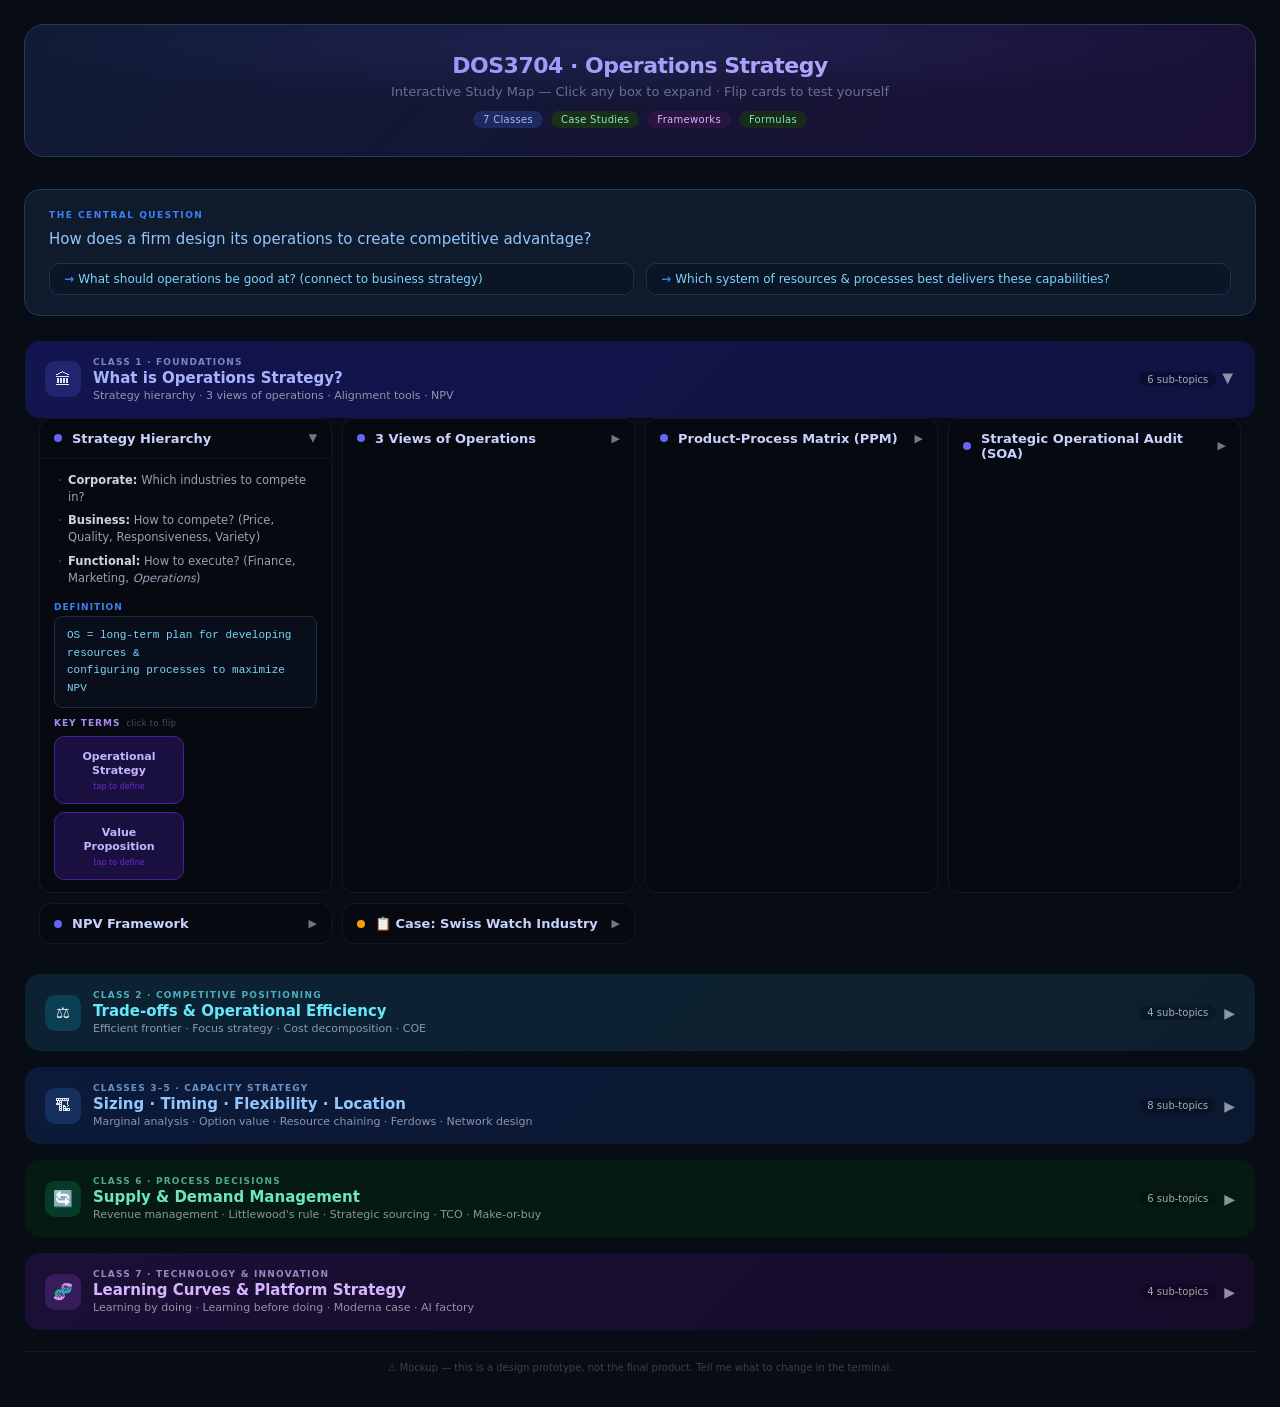
<file: .superpowers/brainstorm/509-1774181369/hierarchy-mockup.html>
<!DOCTYPE html>
<html lang="en">
<head>
<meta charset="UTF-8">
<meta name="viewport" content="width=device-width, initial-scale=1.0">
<title>DOS3704 — Operations Strategy Map (Mockup)</title>
<style>
  * { box-sizing: border-box; margin: 0; padding: 0; }

  body {
    background: #080c14;
    color: #e2e8f0;
    font-family: 'Inter', system-ui, -apple-system, sans-serif;
    min-height: 100vh;
    padding: 24px;
  }

  /* ── Header ── */
  .course-header {
    text-align: center;
    margin-bottom: 32px;
    padding: 28px;
    background: linear-gradient(135deg, #0f1b35 0%, #1a0f35 100%);
    border-radius: 20px;
    border: 1px solid #2a3a5a;
    position: relative;
    overflow: hidden;
  }
  .course-header::before {
    content: '';
    position: absolute;
    top: -40px; left: -40px; right: -40px;
    height: 120px;
    background: radial-gradient(ellipse, rgba(99,102,241,0.15) 0%, transparent 70%);
  }
  .course-header h1 {
    font-size: 22px;
    font-weight: 700;
    background: linear-gradient(135deg, #818cf8, #c4b5fd);
    -webkit-background-clip: text;
    -webkit-text-fill-color: transparent;
    background-clip: text;
    letter-spacing: -0.5px;
    position: relative;
  }
  .course-header .subtitle {
    font-size: 13px;
    color: #64748b;
    margin-top: 6px;
    position: relative;
  }
  .badge-row {
    display: flex;
    justify-content: center;
    gap: 8px;
    margin-top: 12px;
    flex-wrap: wrap;
    position: relative;
  }
  .badge {
    font-size: 10px;
    padding: 3px 10px;
    border-radius: 100px;
    font-weight: 500;
    letter-spacing: 0.3px;
  }

  /* ── Core Question ── */
  .core-question {
    background: linear-gradient(135deg, #0f1b2d, #0f1b2d);
    border: 1px solid #1e3a5a;
    border-radius: 16px;
    padding: 20px 24px;
    margin-bottom: 24px;
    position: relative;
  }
  .core-question::before {
    content: 'THE CENTRAL QUESTION';
    display: block;
    font-size: 9px;
    font-weight: 700;
    color: #3b82f6;
    letter-spacing: 1.5px;
    margin-bottom: 8px;
  }
  .core-question p {
    font-size: 15px;
    color: #93c5fd;
    font-weight: 500;
    line-height: 1.5;
  }
  .core-question .sub {
    display: flex;
    gap: 12px;
    margin-top: 12px;
    flex-wrap: wrap;
  }
  .core-question .sub-q {
    background: #0a1525;
    border: 1px solid #1e3050;
    border-radius: 10px;
    padding: 8px 14px;
    font-size: 12px;
    color: #7dd3fc;
    flex: 1;
    min-width: 200px;
  }
  .core-question .sub-q::before {
    content: '→ ';
    color: #3b82f6;
    font-weight: bold;
  }

  /* ── Topic Block ── */
  .topic-block {
    margin-bottom: 14px;
    border-radius: 16px;
    border: 1px solid transparent;
    overflow: hidden;
    transition: border-color 0.2s;
  }
  .topic-block:hover { border-color: rgba(255,255,255,0.06); }

  .topic-header {
    display: flex;
    align-items: center;
    gap: 12px;
    padding: 16px 20px;
    cursor: pointer;
    user-select: none;
    border-radius: 14px;
    transition: filter 0.15s;
    position: relative;
  }
  .topic-header:hover { filter: brightness(1.08); }

  .topic-icon {
    width: 36px;
    height: 36px;
    border-radius: 10px;
    display: flex;
    align-items: center;
    justify-content: center;
    font-size: 16px;
    flex-shrink: 0;
  }
  .topic-title-group { flex: 1; }
  .topic-label {
    font-size: 9px;
    font-weight: 700;
    letter-spacing: 1.2px;
    text-transform: uppercase;
    margin-bottom: 2px;
    opacity: 0.7;
  }
  .topic-title {
    font-size: 15px;
    font-weight: 700;
    line-height: 1.2;
  }
  .topic-subtitle {
    font-size: 11px;
    opacity: 0.6;
    margin-top: 2px;
  }
  .topic-meta {
    display: flex;
    align-items: center;
    gap: 8px;
  }
  .topic-count {
    font-size: 10px;
    padding: 2px 8px;
    border-radius: 100px;
    background: rgba(0,0,0,0.3);
    opacity: 0.7;
  }
  .chevron {
    font-size: 14px;
    transition: transform 0.25s ease;
    opacity: 0.6;
    flex-shrink: 0;
  }
  .topic-block.open .chevron { transform: rotate(90deg); }

  .topic-body {
    display: none;
    padding: 0 14px 14px;
  }
  .topic-block.open .topic-body { display: block; }

  /* ── Sub-topic grid ── */
  .subtopic-grid {
    display: grid;
    grid-template-columns: repeat(auto-fill, minmax(260px, 1fr));
    gap: 10px;
  }

  .subtopic-block {
    border-radius: 12px;
    border: 1px solid rgba(255,255,255,0.06);
    overflow: hidden;
    background: rgba(0,0,0,0.25);
  }
  .subtopic-header {
    display: flex;
    align-items: center;
    gap: 10px;
    padding: 12px 14px;
    cursor: pointer;
    user-select: none;
    border-radius: 10px 10px 0 0;
    transition: background 0.15s;
  }
  .subtopic-header:hover { background: rgba(255,255,255,0.04); }
  .subtopic-dot {
    width: 8px;
    height: 8px;
    border-radius: 50%;
    flex-shrink: 0;
  }
  .subtopic-title {
    font-size: 13px;
    font-weight: 600;
    flex: 1;
  }
  .sub-chevron {
    font-size: 11px;
    transition: transform 0.2s;
    opacity: 0.5;
  }
  .subtopic-block.open .sub-chevron { transform: rotate(90deg); }

  .subtopic-body {
    display: none;
    padding: 10px 14px 12px;
    border-top: 1px solid rgba(255,255,255,0.05);
  }
  .subtopic-block.open .subtopic-body { display: block; }

  /* Detail bullets */
  .detail-list {
    list-style: none;
    margin-bottom: 12px;
  }
  .detail-list li {
    font-size: 11.5px;
    color: #94a3b8;
    padding: 3px 0 3px 14px;
    position: relative;
    line-height: 1.5;
  }
  .detail-list li::before {
    content: '·';
    position: absolute;
    left: 4px;
    color: #475569;
    font-size: 14px;
    line-height: 1.2;
  }
  .detail-list li strong {
    color: #cbd5e1;
    font-weight: 600;
  }

  .formula-box {
    background: #080f1a;
    border: 1px solid #1e2d40;
    border-radius: 8px;
    padding: 10px 12px;
    font-family: 'JetBrains Mono', 'Fira Code', monospace;
    font-size: 11px;
    color: #7dd3fc;
    margin-bottom: 10px;
    line-height: 1.6;
  }
  .formula-label {
    font-size: 9px;
    font-weight: 700;
    letter-spacing: 1px;
    color: #3b82f6;
    text-transform: uppercase;
    margin-bottom: 4px;
    font-family: inherit;
  }

  /* ── Flashcards ── */
  .flashcard-label {
    font-size: 9px;
    font-weight: 700;
    letter-spacing: 1px;
    color: #a78bfa;
    text-transform: uppercase;
    margin-bottom: 8px;
    display: flex;
    align-items: center;
    gap: 6px;
  }
  .flashcard-label::after {
    content: 'click to flip';
    font-size: 8px;
    color: #4b5563;
    font-weight: 400;
    letter-spacing: 0.5px;
    text-transform: lowercase;
  }

  .flashcards-row {
    display: flex;
    flex-wrap: wrap;
    gap: 8px;
  }

  .flashcard {
    width: 130px;
    height: 68px;
    perspective: 600px;
    cursor: pointer;
    flex-shrink: 0;
  }
  .flashcard-inner {
    width: 100%;
    height: 100%;
    position: relative;
    transform-style: preserve-3d;
    transition: transform 0.4s ease;
  }
  .flashcard.flipped .flashcard-inner {
    transform: rotateY(180deg);
  }
  .flashcard-front, .flashcard-back {
    position: absolute;
    width: 100%;
    height: 100%;
    backface-visibility: hidden;
    -webkit-backface-visibility: hidden;
    border-radius: 10px;
    padding: 8px 10px;
    display: flex;
    flex-direction: column;
    justify-content: center;
  }
  .flashcard-front {
    background: #1a1040;
    border: 1px solid #4c1d95;
  }
  .flashcard-back {
    background: #0f2a1a;
    border: 1px solid #065f46;
    transform: rotateY(180deg);
  }
  .flashcard-front .term {
    font-size: 11px;
    font-weight: 700;
    color: #c4b5fd;
    line-height: 1.3;
    text-align: center;
  }
  .flashcard-front .hint {
    font-size: 8px;
    color: #6d28d9;
    text-align: center;
    margin-top: 4px;
  }
  .flashcard-back .def {
    font-size: 9.5px;
    color: #6ee7b7;
    line-height: 1.4;
  }

  /* Color themes per topic */
  /* Foundations — indigo */
  .t-foundations .topic-header { background: linear-gradient(135deg, #12154f, #0f1340); }
  .t-foundations .topic-icon { background: rgba(99,102,241,0.2); }
  .t-foundations .topic-label, .t-foundations .topic-title { color: #a5b4fc; }
  .t-foundations .subtopic-dot { background: #6366f1; }
  .t-foundations .subtopic-title { color: #c7d2fe; }

  /* Competitive — cyan */
  .t-competitive .topic-header { background: linear-gradient(135deg, #0c2233, #0c1f2e); }
  .t-competitive .topic-icon { background: rgba(6,182,212,0.2); }
  .t-competitive .topic-label, .t-competitive .topic-title { color: #67e8f9; }
  .t-competitive .subtopic-dot { background: #06b6d4; }
  .t-competitive .subtopic-title { color: #a5f3fc; }

  /* Capacity — blue */
  .t-capacity .topic-header { background: linear-gradient(135deg, #0c1a3a, #0a1830); }
  .t-capacity .topic-icon { background: rgba(59,130,246,0.2); }
  .t-capacity .topic-label, .t-capacity .topic-title { color: #93c5fd; }
  .t-capacity .subtopic-dot { background: #3b82f6; }
  .t-capacity .subtopic-title { color: #bfdbfe; }

  /* Process — emerald */
  .t-process .topic-header { background: linear-gradient(135deg, #061a14, #061a14); }
  .t-process .topic-icon { background: rgba(16,185,129,0.2); }
  .t-process .topic-label, .t-process .topic-title { color: #6ee7b7; }
  .t-process .subtopic-dot { background: #10b981; }
  .t-process .subtopic-title { color: #a7f3d0; }

  /* Innovation — violet */
  .t-innovation .topic-header { background: linear-gradient(135deg, #1a0f35, #150c2a); }
  .t-innovation .topic-icon { background: rgba(168,85,247,0.2); }
  .t-innovation .topic-label, .t-innovation .topic-title { color: #d8b4fe; }
  .t-innovation .subtopic-dot { background: #a855f7; }
  .t-innovation .subtopic-title { color: #e9d5ff; }

  /* ── Connection hint ── */
  .connection-tag {
    display: inline-flex;
    align-items: center;
    gap: 4px;
    font-size: 9px;
    padding: 2px 8px;
    border-radius: 100px;
    background: rgba(255,255,255,0.04);
    border: 1px solid rgba(255,255,255,0.08);
    color: #64748b;
    margin-top: 6px;
    cursor: default;
  }
  .connection-tag .dot { width: 5px; height: 5px; border-radius: 50%; }

  .connections-row {
    display: flex;
    flex-wrap: wrap;
    gap: 5px;
    margin-top: 8px;
  }

  /* Mockup notice */
  .mockup-notice {
    text-align: center;
    font-size: 10px;
    color: #374151;
    margin-top: 20px;
    padding: 10px;
    border-top: 1px solid #111827;
  }

  .section-divider {
    font-size: 9px;
    font-weight: 700;
    letter-spacing: 1.2px;
    text-transform: uppercase;
    color: #374151;
    margin: 12px 0 8px;
  }
</style>
</head>
<body>

<!-- Course header -->
<div class="course-header">
  <h1>DOS3704 · Operations Strategy</h1>
  <div class="subtitle">Interactive Study Map — Click any box to expand · Flip cards to test yourself</div>
  <div class="badge-row">
    <span class="badge" style="background:#1e2a5f;color:#a5b4fc;">7 Classes</span>
    <span class="badge" style="background:#1a2f1a;color:#86efac;">Case Studies</span>
    <span class="badge" style="background:#2a1540;color:#d8b4fe;">Frameworks</span>
    <span class="badge" style="background:#1a2a1a;color:#6ee7b7;">Formulas</span>
  </div>
</div>

<!-- Central question -->
<div class="core-question">
  <p>How does a firm design its operations to create competitive advantage?</p>
  <div class="sub">
    <div class="sub-q">What should operations be good at? (connect to business strategy)</div>
    <div class="sub-q">Which system of resources & processes best delivers these capabilities?</div>
  </div>
</div>

<!-- ══════════════════════════════════════ -->
<!-- TOPIC 1: FOUNDATIONS -->
<!-- ══════════════════════════════════════ -->
<div class="topic-block t-foundations open" id="block-foundations">
  <div class="topic-header" onclick="toggleBlock('block-foundations')">
    <div class="topic-icon">🏛</div>
    <div class="topic-title-group">
      <div class="topic-label">Class 1 · Foundations</div>
      <div class="topic-title">What is Operations Strategy?</div>
      <div class="topic-subtitle">Strategy hierarchy · 3 views of operations · Alignment tools · NPV</div>
    </div>
    <div class="topic-meta">
      <span class="topic-count">6 sub-topics</span>
      <span class="chevron">▶</span>
    </div>
  </div>
  <div class="topic-body">
    <div class="subtopic-grid">

      <!-- Sub 1: Strategy hierarchy -->
      <div class="subtopic-block open" id="sub-strategy">
        <div class="subtopic-header" onclick="toggleSub('sub-strategy')">
          <div class="subtopic-dot" style="background:#6366f1"></div>
          <div class="subtopic-title">Strategy Hierarchy</div>
          <span class="sub-chevron">▶</span>
        </div>
        <div class="subtopic-body">
          <ul class="detail-list">
            <li><strong>Corporate:</strong> Which industries to compete in?</li>
            <li><strong>Business:</strong> How to compete? (Price, Quality, Responsiveness, Variety)</li>
            <li><strong>Functional:</strong> How to execute? (Finance, Marketing, <em>Operations</em>)</li>
          </ul>
          <div class="formula-label">Definition</div>
          <div class="formula-box">OS = long-term plan for developing resources &<br>configuring processes to maximize NPV</div>
          <div class="flashcard-label">Key Terms</div>
          <div class="flashcards-row">
            <div class="flashcard" onclick="this.classList.toggle('flipped')">
              <div class="flashcard-inner">
                <div class="flashcard-front">
                  <div class="term">Operational Strategy</div>
                  <div class="hint">tap to define</div>
                </div>
                <div class="flashcard-back">
                  <div class="def">Long-term plan to develop resources & configure processes to maximize NPV through competitive capabilities.</div>
                </div>
              </div>
            </div>
            <div class="flashcard" onclick="this.classList.toggle('flipped')">
              <div class="flashcard-inner">
                <div class="flashcard-front">
                  <div class="term">Value Proposition</div>
                  <div class="hint">tap to define</div>
                </div>
                <div class="flashcard-back">
                  <div class="def">What the firm promises customers — the basis for competitive differentiation (cost, quality, speed, or variety).</div>
                </div>
              </div>
            </div>
          </div>
        </div>
      </div>

      <!-- Sub 2: 3 Views -->
      <div class="subtopic-block" id="sub-3views">
        <div class="subtopic-header" onclick="toggleSub('sub-3views')">
          <div class="subtopic-dot" style="background:#6366f1"></div>
          <div class="subtopic-title">3 Views of Operations</div>
          <span class="sub-chevron">▶</span>
        </div>
        <div class="subtopic-body">
          <ul class="detail-list">
            <li><strong>Process View:</strong> How work is done (Supply, Tech, Innovation, Demand)</li>
            <li><strong>Resource View:</strong> What assets perform the work (Size, Timing, Type, Location)</li>
            <li><strong>Competency View:</strong> What ops can/can't do (Cost, Quality, Lead-Time, Flexibility)</li>
          </ul>
          <div class="flashcard-label">Key Terms</div>
          <div class="flashcards-row">
            <div class="flashcard" onclick="this.classList.toggle('flipped')">
              <div class="flashcard-inner">
                <div class="flashcard-front"><div class="term">OM vs OS</div><div class="hint">tap to define</div></div>
                <div class="flashcard-back"><div class="def">OM = day-to-day operational execution. OS = long-term strategic choices about which capabilities to build.</div></div>
              </div>
            </div>
          </div>
        </div>
      </div>

      <!-- Sub 3: PPM -->
      <div class="subtopic-block" id="sub-ppm">
        <div class="subtopic-header" onclick="toggleSub('sub-ppm')">
          <div class="subtopic-dot" style="background:#6366f1"></div>
          <div class="subtopic-title">Product-Process Matrix (PPM)</div>
          <span class="sub-chevron">▶</span>
        </div>
        <div class="subtopic-body">
          <ul class="detail-list">
            <li>Maps product variety (X) vs. process flexibility (Y)</li>
            <li><strong>Zone of alignment = diagonal</strong></li>
            <li>Off-diagonal = strategic misalignment</li>
            <li>5 process types: Project → Job Shop → Batch → Line → Continuous</li>
          </ul>
          <div class="connections-row">
            <div class="connection-tag"><div class="dot" style="background:#06b6d4"></div>→ Trade-offs (Class 2)</div>
          </div>
        </div>
      </div>

      <!-- Sub 4: SOA -->
      <div class="subtopic-block" id="sub-soa">
        <div class="subtopic-header" onclick="toggleSub('sub-soa')">
          <div class="subtopic-dot" style="background:#6366f1"></div>
          <div class="subtopic-title">Strategic Operational Audit (SOA)</div>
          <span class="sub-chevron">▶</span>
        </div>
        <div class="subtopic-body">
          <ul class="detail-list">
            <li><strong>Gap 1 — Strategy:</strong> VP promised vs. value delivered</li>
            <li><strong>Gap 2 — Competency:</strong> Current vs. needed competencies</li>
            <li><strong>Gap 3 — Resource/Process:</strong> Current vs. needed resources</li>
          </ul>
        </div>
      </div>

      <!-- Sub 5: NPV -->
      <div class="subtopic-block" id="sub-npv">
        <div class="subtopic-header" onclick="toggleSub('sub-npv')">
          <div class="subtopic-dot" style="background:#6366f1"></div>
          <div class="subtopic-title">NPV Framework</div>
          <span class="sub-chevron">▶</span>
        </div>
        <div class="subtopic-body">
          <div class="formula-label">Formula</div>
          <div class="formula-box">NPV = C₀ + Σ [ Cₜ / (1 + r)ᵗ ]<br><br>C₀ = initial investment (negative)<br>Cₜ = cash flow in period t<br>r  = discount rate</div>
          <div class="flashcard-label">Key Terms</div>
          <div class="flashcards-row">
            <div class="flashcard" onclick="this.classList.toggle('flipped')">
              <div class="flashcard-inner">
                <div class="flashcard-front"><div class="term">Discount Rate (r)</div><div class="hint">tap to define</div></div>
                <div class="flashcard-back"><div class="def">Rate used to convert future cash flows to present value; reflects time value of money & investment risk.</div></div>
              </div>
            </div>
          </div>
        </div>
      </div>

      <!-- Sub 6: Swiss Watch -->
      <div class="subtopic-block" id="sub-swiss">
        <div class="subtopic-header" onclick="toggleSub('sub-swiss')">
          <div class="subtopic-dot" style="background:#f59e0b"></div>
          <div class="subtopic-title">📋 Case: Swiss Watch Industry</div>
          <span class="sub-chevron">▶</span>
        </div>
        <div class="subtopic-body">
          <ul class="detail-list">
            <li>Crisis: Japanese quartz watches disrupted market</li>
            <li><strong>Swatch response:</strong> Automated low-cost + fashion → dual-market</li>
            <li><strong>Artisan high-end:</strong> Maintained craft, vertical integration</li>
            <li>Illustrates: PPM alignment, dual strategy</li>
          </ul>
        </div>
      </div>

    </div>
  </div>
</div>

<!-- ══════════════════════════════════════ -->
<!-- TOPIC 2: COMPETITIVE STRATEGY -->
<!-- ══════════════════════════════════════ -->
<div class="topic-block t-competitive" id="block-competitive">
  <div class="topic-header" onclick="toggleBlock('block-competitive')">
    <div class="topic-icon">⚖️</div>
    <div class="topic-title-group">
      <div class="topic-label">Class 2 · Competitive Positioning</div>
      <div class="topic-title">Trade-offs & Operational Efficiency</div>
      <div class="topic-subtitle">Efficient frontier · Focus strategy · Cost decomposition · COE</div>
    </div>
    <div class="topic-meta">
      <span class="topic-count">4 sub-topics</span>
      <span class="chevron">▶</span>
    </div>
  </div>
  <div class="topic-body">
    <div class="subtopic-grid">

      <div class="subtopic-block" id="sub-tradeoffs">
        <div class="subtopic-header" onclick="toggleSub('sub-tradeoffs')">
          <div class="subtopic-dot" style="background:#06b6d4"></div>
          <div class="subtopic-title">Operational Trade-offs</div>
          <span class="sub-chevron">▶</span>
        </div>
        <div class="subtopic-body">
          <ul class="detail-list">
            <li>Cannot simultaneously maximize Cost, Quality, Speed, AND Flexibility</li>
            <li><strong>Efficient frontier:</strong> Best achievable combinations</li>
            <li>Moving <em>along</em> curve = efficiency; shifting curve = breakthrough</li>
          </ul>
          <div class="flashcard-label">Key Terms</div>
          <div class="flashcards-row">
            <div class="flashcard" onclick="this.classList.toggle('flipped')">
              <div class="flashcard-inner">
                <div class="flashcard-front"><div class="term">Operational Efficiency (OE)</div><div class="hint">tap to define</div></div>
                <div class="flashcard-back"><div class="def">How close a firm operates to its efficient frontier. OE improvement = moving toward frontier without shifting it.</div></div>
              </div>
            </div>
            <div class="flashcard" onclick="this.classList.toggle('flipped')">
              <div class="flashcard-inner">
                <div class="flashcard-front"><div class="term">Operational Focus</div><div class="hint">tap to define</div></div>
                <div class="flashcard-back"><div class="def">Strategic specialization in specific capabilities; accepting trade-offs to be truly excellent at what the strategy demands.</div></div>
              </div>
            </div>
          </div>
        </div>
      </div>

      <div class="subtopic-block" id="sub-coe">
        <div class="subtopic-header" onclick="toggleSub('sub-coe')">
          <div class="subtopic-dot" style="background:#06b6d4"></div>
          <div class="subtopic-title">Cost Decomposition (ΔC)</div>
          <span class="sub-chevron">▶</span>
        </div>
        <div class="subtopic-body">
          <div class="formula-label">Formula</div>
          <div class="formula-box">ΔC = Cv + COE + CS<br><br>Cv  = variable cost difference<br>COE = operational efficiency gap<br>CS  = cost-of-scale difference</div>
          <ul class="detail-list">
            <li>Explains <em>why</em> one firm has lower costs than another</li>
            <li>Framework for competitive threat analysis</li>
          </ul>
        </div>
      </div>

      <div class="subtopic-block" id="sub-focus">
        <div class="subtopic-header" onclick="toggleSub('sub-focus')">
          <div class="subtopic-dot" style="background:#06b6d4"></div>
          <div class="subtopic-title">Focus Strategy (3 Steps)</div>
          <span class="sub-chevron">▶</span>
        </div>
        <div class="subtopic-body">
          <ul class="detail-list">
            <li><strong>Step 1:</strong> Identify the target market & competitive priority</li>
            <li><strong>Step 2:</strong> Design operations around that priority</li>
            <li><strong>Step 3:</strong> Ruthlessly cut capabilities not serving that priority</li>
          </ul>
          <div class="connections-row">
            <div class="connection-tag"><div class="dot" style="background:#6366f1"></div>↔ PPM / SOA (Class 1)</div>
          </div>
        </div>
      </div>

      <div class="subtopic-block" id="sub-accdj">
        <div class="subtopic-header" onclick="toggleSub('sub-accdj')">
          <div class="subtopic-dot" style="background:#f59e0b"></div>
          <div class="subtopic-title">📋 Case: ACC vs. DJC</div>
          <span class="sub-chevron">▶</span>
        </div>
        <div class="subtopic-body">
          <ul class="detail-list">
            <li>DJC = low-cost competitor with simpler product, higher volume</li>
            <li>Decompose cost gap: Cv (input), COE (efficiency), CS (scale)</li>
            <li>Shows ACC's response options on the trade-off curve</li>
          </ul>
        </div>
      </div>

    </div>
  </div>
</div>

<!-- ══════════════════════════════════════ -->
<!-- TOPIC 3: CAPACITY STRATEGY -->
<!-- ══════════════════════════════════════ -->
<div class="topic-block t-capacity" id="block-capacity">
  <div class="topic-header" onclick="toggleBlock('block-capacity')">
    <div class="topic-icon">🏗</div>
    <div class="topic-title-group">
      <div class="topic-label">Classes 3–5 · Capacity Strategy</div>
      <div class="topic-title">Sizing · Timing · Flexibility · Location</div>
      <div class="topic-subtitle">Marginal analysis · Option value · Resource chaining · Ferdows · Network design</div>
    </div>
    <div class="topic-meta">
      <span class="topic-count">8 sub-topics</span>
      <span class="chevron">▶</span>
    </div>
  </div>
  <div class="topic-body">
    <div class="subtopic-grid">

      <div class="subtopic-block" id="sub-sizing">
        <div class="subtopic-header" onclick="toggleSub('sub-sizing')">
          <div class="subtopic-dot" style="background:#3b82f6"></div>
          <div class="subtopic-title">Capacity Sizing (Class 3)</div>
          <span class="sub-chevron">▶</span>
        </div>
        <div class="subtopic-body">
          <ul class="detail-list">
            <li>Trade-off: Cost of excess capacity vs. cost of shortfall</li>
            <li><strong>Tool:</strong> Marginal analysis (add capacity until MB = MC)</li>
            <li>Economies of scale: larger plants have lower per-unit cost</li>
          </ul>
          <div class="formula-label">Marginal Rule</div>
          <div class="formula-box">Add capacity if: E[MB of extra unit] ≥ E[MC]<br>i.e., P(demand > capacity) × margin ≥ capacity cost</div>
        </div>
      </div>

      <div class="subtopic-block" id="sub-timing">
        <div class="subtopic-header" onclick="toggleSub('sub-timing')">
          <div class="subtopic-dot" style="background:#3b82f6"></div>
          <div class="subtopic-title">Capacity Timing (Class 3)</div>
          <span class="sub-chevron">▶</span>
        </div>
        <div class="subtopic-body">
          <ul class="detail-list">
            <li><strong>5 strategies:</strong> Lead, Lag, Straddle, Chase, Smooth</li>
            <li><strong>Option value of waiting:</strong> delay commitment when uncertainty high</li>
            <li>Adjustment costs vs. excess/shortage costs drive optimal timing</li>
          </ul>
          <div class="flashcard-label">Key Terms</div>
          <div class="flashcards-row">
            <div class="flashcard" onclick="this.classList.toggle('flipped')">
              <div class="flashcard-inner">
                <div class="flashcard-front"><div class="term">Option Value of Waiting</div><div class="hint">tap to define</div></div>
                <div class="flashcard-back"><div class="def">The strategic benefit of delaying a capacity commitment to gather more info — valuable when uncertainty is high & costs are irreversible.</div></div>
              </div>
            </div>
          </div>
        </div>
      </div>

      <div class="subtopic-block" id="sub-flex">
        <div class="subtopic-header" onclick="toggleSub('sub-flex')">
          <div class="subtopic-dot" style="background:#3b82f6"></div>
          <div class="subtopic-title">Capacity Flexibility (Class 4)</div>
          <span class="sub-chevron">▶</span>
        </div>
        <div class="subtopic-body">
          <ul class="detail-list">
            <li><strong>4 value sources:</strong> Scale, Risk Pooling, Info Updating, Allocation</li>
            <li><strong>3 flexibility types:</strong> Scope (variety), Agility (speed), Robustness (disruptions)</li>
            <li>Risk pooling: σ_pool ≤ σ₁ + σ₂ (negative correlation → big gains)</li>
          </ul>
          <div class="flashcard-label">Key Terms</div>
          <div class="flashcards-row">
            <div class="flashcard" onclick="this.classList.toggle('flipped')">
              <div class="flashcard-inner">
                <div class="flashcard-front"><div class="term">Risk Pooling</div><div class="hint">tap to define</div></div>
                <div class="flashcard-back"><div class="def">Aggregating variable demands so that highs and lows offset each other, reducing total safety capacity needed.</div></div>
              </div>
            </div>
          </div>
        </div>
      </div>

      <div class="subtopic-block" id="sub-chaining">
        <div class="subtopic-header" onclick="toggleSub('sub-chaining')">
          <div class="subtopic-dot" style="background:#3b82f6"></div>
          <div class="subtopic-title">Resource Chaining</div>
          <span class="sub-chevron">▶</span>
        </div>
        <div class="subtopic-body">
          <ul class="detail-list">
            <li><strong>Key insight:</strong> "A little flexibility goes a long way"</li>
            <li>Long chain (20 links) ≈ 90–96% of full flexibility (100 links)</li>
            <li>Design rule: ONE long chain, not many short ones</li>
            <li>Each plant: ≥2 products; each product: ≥2 plants</li>
          </ul>
        </div>
      </div>

      <div class="subtopic-block" id="sub-mc">
        <div class="subtopic-header" onclick="toggleSub('sub-mc')">
          <div class="subtopic-dot" style="background:#3b82f6"></div>
          <div class="subtopic-title">Mass Customization</div>
          <span class="sub-chevron">▶</span>
        </div>
        <div class="subtopic-body">
          <ul class="detail-list">
            <li>High variety at low cost — "best of both worlds"</li>
            <li><strong>Product tech:</strong> Modularity + platform sharing + adaptable design</li>
            <li><strong>Process tech:</strong> Postponement (delayed differentiation)</li>
            <li>Last step: MTO or ATO with batch size ≈ 1</li>
          </ul>
        </div>
      </div>

      <div class="subtopic-block" id="sub-location">
        <div class="subtopic-header" onclick="toggleSub('sub-location')">
          <div class="subtopic-dot" style="background:#3b82f6"></div>
          <div class="subtopic-title">Location Drivers (Class 5)</div>
          <span class="sub-chevron">▶</span>
        </div>
        <div class="subtopic-body">
          <ul class="detail-list">
            <li><strong>6 drivers:</strong> Competitive Strategy, Product Markets, Supply Markets, Technology, Macro Factors, Existing Resources</li>
            <li>3 network choices: Centralized/Distributed · Separated/Integrated · Standardized/Localized</li>
          </ul>
        </div>
      </div>

      <div class="subtopic-block" id="sub-ferdows">
        <div class="subtopic-header" onclick="toggleSub('sub-ferdows')">
          <div class="subtopic-dot" style="background:#3b82f6"></div>
          <div class="subtopic-title">Ferdows' 6 Facility Roles</div>
          <span class="sub-chevron">▶</span>
        </div>
        <div class="subtopic-body">
          <ul class="detail-list">
            <li><strong>Low scope:</strong> Offshore · Outpost · Server</li>
            <li><strong>High scope:</strong> Source · Lead · Contributor</li>
            <li>Reason: Cost access / Knowledge access / Market access</li>
          </ul>
          <div class="flashcard-label">Key Terms</div>
          <div class="flashcards-row">
            <div class="flashcard" onclick="this.classList.toggle('flipped')">
              <div class="flashcard-inner">
                <div class="flashcard-front"><div class="term">Lead Plant</div><div class="hint">tap to define</div></div>
                <div class="flashcard-back"><div class="def">Global hub for product/process innovation — full authority over all activities; taps local expertise to drive company-wide improvement.</div></div>
              </div>
            </div>
            <div class="flashcard" onclick="this.classList.toggle('flipped')">
              <div class="flashcard-inner">
                <div class="flashcard-front"><div class="term">Outpost Plant</div><div class="hint">tap to define</div></div>
                <div class="flashcard-back"><div class="def">Primary role is intelligence-gathering — a "listening post" near advanced suppliers, labs, or competitors.</div></div>
              </div>
            </div>
          </div>
        </div>
      </div>

      <div class="subtopic-block" id="sub-lilly">
        <div class="subtopic-header" onclick="toggleSub('sub-lilly')">
          <div class="subtopic-dot" style="background:#f59e0b"></div>
          <div class="subtopic-title">📋 Case: Eli Lilly (1993)</div>
          <span class="sub-chevron">▶</span>
        </div>
        <div class="subtopic-body">
          <ul class="detail-list">
            <li>Decision: Specialized vs. Flexible vs. Hybrid facility for 3 new drugs</li>
            <li>Break-even: <strong>1,164 kg/yr</strong> — below this, flexible cheaper</li>
            <li>Flexible 3.4× more expensive per kg but reduces risk & speeds launch</li>
            <li>Insight: <strong>Hybrid "launch then transfer"</strong> captures both benefits</li>
          </ul>
        </div>
      </div>

    </div>
  </div>
</div>

<!-- ══════════════════════════════════════ -->
<!-- TOPIC 4: PROCESS DECISIONS -->
<!-- ══════════════════════════════════════ -->
<div class="topic-block t-process" id="block-process">
  <div class="topic-header" onclick="toggleBlock('block-process')">
    <div class="topic-icon">🔄</div>
    <div class="topic-title-group">
      <div class="topic-label">Class 6 · Process Decisions</div>
      <div class="topic-title">Supply & Demand Management</div>
      <div class="topic-subtitle">Revenue management · Littlewood's rule · Strategic sourcing · TCO · Make-or-buy</div>
    </div>
    <div class="topic-meta">
      <span class="topic-count">6 sub-topics</span>
      <span class="chevron">▶</span>
    </div>
  </div>
  <div class="topic-body">
    <div class="subtopic-grid">

      <div class="subtopic-block" id="sub-rm">
        <div class="subtopic-header" onclick="toggleSub('sub-rm')">
          <div class="subtopic-dot" style="background:#10b981"></div>
          <div class="subtopic-title">Revenue Management Overview</div>
          <span class="sub-chevron">▶</span>
        </div>
        <div class="subtopic-body">
          <ul class="detail-list">
            <li><strong>Price Controls:</strong> Price customization · Dynamic pricing</li>
            <li><strong>Capacity Controls:</strong> Yield management · Service customization</li>
            <li><strong>3 conditions:</strong> Perishable constrained supply · Dynamic demand · Segmentable customers</li>
          </ul>
        </div>
      </div>

      <div class="subtopic-block" id="sub-littlewood">
        <div class="subtopic-header" onclick="toggleSub('sub-littlewood')">
          <div class="subtopic-dot" style="background:#10b981"></div>
          <div class="subtopic-title">Littlewood's Rule</div>
          <span class="sub-chevron">▶</span>
        </div>
        <div class="subtopic-body">
          <div class="formula-label">Protection Level Formula</div>
          <div class="formula-box">Q = NORMINV(1 − p_low/p_high, μ_high, σ_high)<br>Booking Limit = Capacity − Q</div>
          <ul class="detail-list">
            <li>Deny low-fare booking if: P(D_high > Q) > p_low / p_high</li>
            <li>Multi-class: sum protections, re-compute at each stage</li>
          </ul>
          <div class="flashcard-label">Key Terms</div>
          <div class="flashcards-row">
            <div class="flashcard" onclick="this.classList.toggle('flipped')">
              <div class="flashcard-inner">
                <div class="flashcard-front"><div class="term">Protection Level</div><div class="hint">tap to define</div></div>
                <div class="flashcard-back"><div class="def">Seats reserved for higher-fare passengers; = total capacity minus booking limit for the lower fare class.</div></div>
              </div>
            </div>
          </div>
        </div>
      </div>

      <div class="subtopic-block" id="sub-sourcing">
        <div class="subtopic-header" onclick="toggleSub('sub-sourcing')">
          <div class="subtopic-dot" style="background:#10b981"></div>
          <div class="subtopic-title">Strategic Sourcing</div>
          <span class="sub-chevron">▶</span>
        </div>
        <div class="subtopic-body">
          <ul class="detail-list">
            <li>~60% of COGS comes from sourcing — biggest single lever</li>
            <li><strong>Spectrum:</strong> Market buy → Long-term relationship → Vertical integration</li>
            <li><strong>5-Q framework:</strong> Feasible? → Necessary? → Strategic risk? → Cost? → Relationship type?</li>
          </ul>
          <div class="connections-row">
            <div class="connection-tag"><div class="dot" style="background:#3b82f6"></div>↔ Make-or-buy (Capacity, Class 4)</div>
          </div>
        </div>
      </div>

    </div>
  </div>
</div>

<!-- ══════════════════════════════════════ -->
<!-- TOPIC 5: TECHNOLOGY & INNOVATION -->
<!-- ══════════════════════════════════════ -->
<div class="topic-block t-innovation" id="block-innovation">
  <div class="topic-header" onclick="toggleBlock('block-innovation')">
    <div class="topic-icon">🧬</div>
    <div class="topic-title-group">
      <div class="topic-label">Class 7 · Technology & Innovation</div>
      <div class="topic-title">Learning Curves & Platform Strategy</div>
      <div class="topic-subtitle">Learning by doing · Learning before doing · Moderna case · AI factory</div>
    </div>
    <div class="topic-meta">
      <span class="topic-count">4 sub-topics</span>
      <span class="chevron">▶</span>
    </div>
  </div>
  <div class="topic-body">
    <div class="subtopic-grid">

      <div class="subtopic-block" id="sub-learning">
        <div class="subtopic-header" onclick="toggleSub('sub-learning')">
          <div class="subtopic-dot" style="background:#a855f7"></div>
          <div class="subtopic-title">Learning Curves</div>
          <span class="sub-chevron">▶</span>
        </div>
        <div class="subtopic-body">
          <ul class="detail-list">
            <li><strong>Learning by doing:</strong> Cost falls as cumulative production increases</li>
            <li><strong>Learning before doing:</strong> Invest in knowledge first (prototyping, R&D)</li>
            <li>Conceptual (why) vs. Operational (how) learning</li>
          </ul>
          <div class="formula-label">Learning Curve</div>
          <div class="formula-box">Cost(Q) = C₁ × Q^(−b)<br>b = log(1−LR) / log(2)<br>LR = learning rate (e.g. 20% = costs drop 20% per doubling)</div>
        </div>
      </div>

      <div class="subtopic-block" id="sub-moderna">
        <div class="subtopic-header" onclick="toggleSub('sub-moderna')">
          <div class="subtopic-dot" style="background:#f59e0b"></div>
          <div class="subtopic-title">📋 Case: Moderna</div>
          <span class="sub-chevron">▶</span>
        </div>
        <div class="subtopic-body">
          <ul class="detail-list">
            <li><strong>mRNA platform:</strong> reusable "operating system" for drug development</li>
            <li>COVID vaccine developed in <strong>42 days</strong> vs. 8–12 years traditional</li>
            <li><strong>AI factory:</strong> cloud-based integration of design → manufacturing</li>
            <li>Vertical integration of Norwood manufacturing ($95M investment)</li>
            <li>Platform = learning before doing at scale</li>
          </ul>
          <div class="connections-row">
            <div class="connection-tag"><div class="dot" style="background:#3b82f6"></div>↔ Capacity Flexibility (Class 4)</div>
            <div class="connection-tag"><div class="dot" style="background:#10b981"></div>↔ Vertical Integration (Class 6)</div>
          </div>
        </div>
      </div>

    </div>
  </div>
</div>

<div class="mockup-notice">
  ⚠️ Mockup — this is a design prototype, not the final product. Tell me what to change in the terminal.
</div>

<script>
function toggleBlock(id) {
  const el = document.getElementById(id);
  el.classList.toggle('open');
}
function toggleSub(id) {
  const el = document.getElementById(id);
  el.classList.toggle('open');
}
</script>
</body>
</html>
</file>
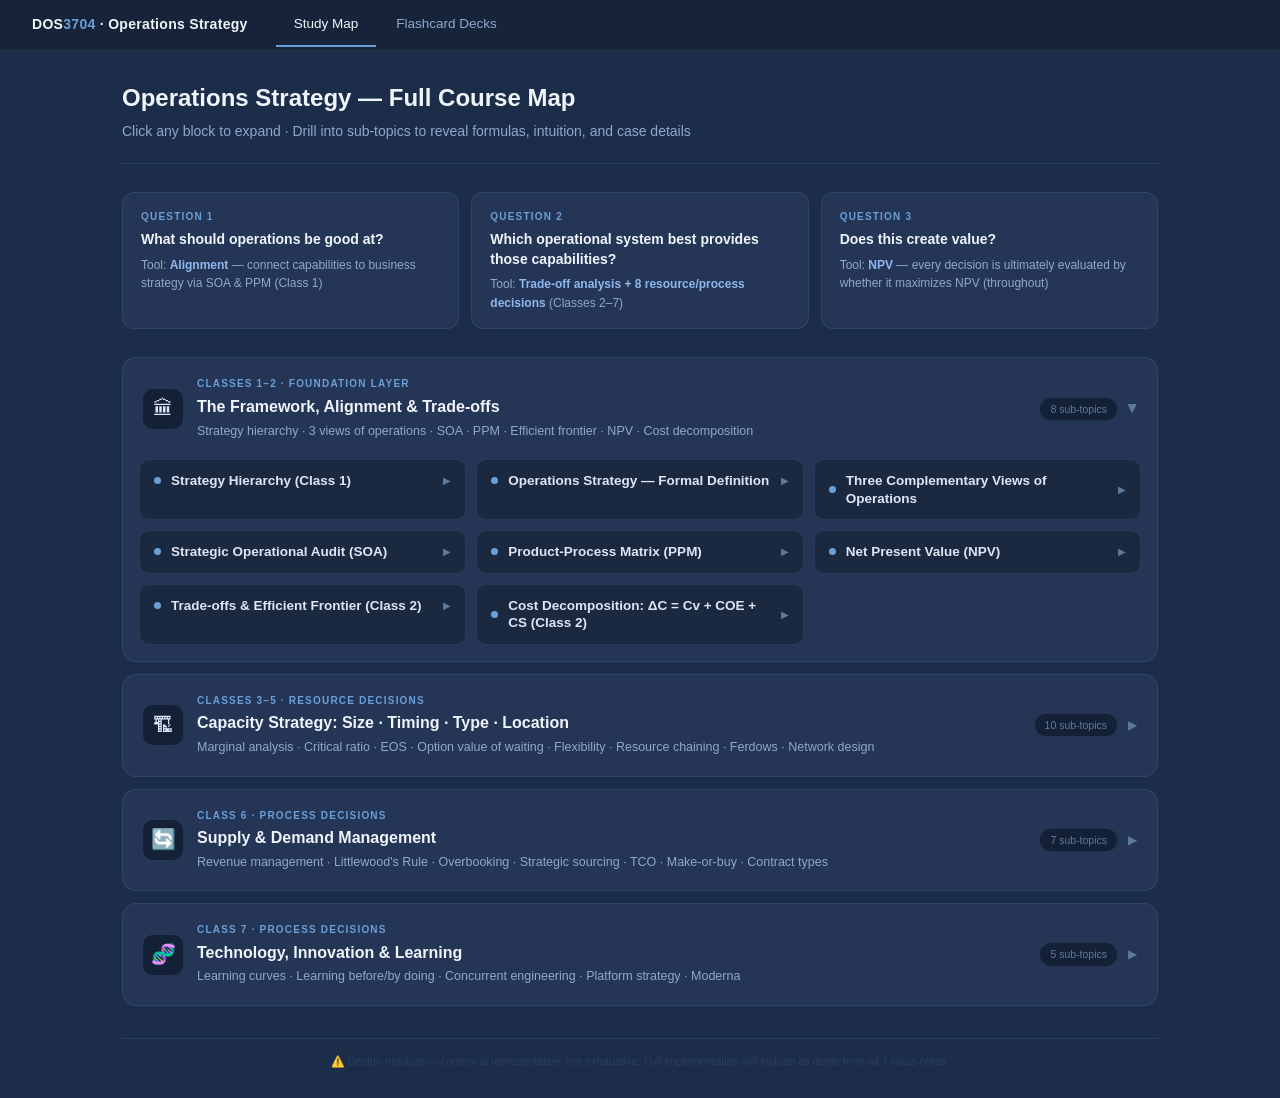
<file: .superpowers/brainstorm/509-1774181369/revised-mockup.html>
<!DOCTYPE html>
<html lang="en">
<head>
<meta charset="UTF-8">
<meta name="viewport" content="width=device-width, initial-scale=1.0">
<title>DOS3704 · Operations Strategy</title>
<style>
  * { box-sizing: border-box; margin: 0; padding: 0; }

  :root {
    --bg:        #1c2d4a;
    --bg-card:   #243556;
    --bg-sub:    #1a2840;
    --bg-deep:   #142036;
    --border:    rgba(120,160,220,0.15);
    --border-hi: rgba(120,160,220,0.3);
    --text:      #dde6f5;
    --text-mute: #8fa8cc;
    --text-dim:  #5c7a9e;
    --accent:    #6a9fd8;
    --accent-hi: #8fb8f0;
    --white:     #f0f4fb;
    --formula-bg:#111f35;
    --formula-border: rgba(100,160,255,0.25);
  }

  body {
    background: var(--bg);
    color: var(--text);
    font-family: 'Calibri', 'Trebuchet MS', 'Segoe UI', sans-serif;
    font-size: 15px;
    line-height: 1.55;
    min-height: 100vh;
  }

  /* ════════════════════════════════════════
     PAGES
  ════════════════════════════════════════ */
  .page { display: none; padding: 28px 32px; max-width: 1100px; margin: 0 auto; }
  .page.active { display: block; }

  /* ════════════════════════════════════════
     NAV BAR
  ════════════════════════════════════════ */
  .topbar {
    background: #162338;
    border-bottom: 1px solid var(--border);
    padding: 0 32px;
    display: flex;
    align-items: center;
    gap: 0;
    position: sticky;
    top: 0;
    z-index: 100;
  }
  .topbar-brand {
    font-size: 14px;
    font-weight: 700;
    color: var(--white);
    padding: 14px 0;
    margin-right: 28px;
    letter-spacing: 0.3px;
  }
  .topbar-brand span { color: var(--accent); }
  .topbar-nav {
    display: flex;
    gap: 2px;
    flex: 1;
  }
  .nav-btn {
    padding: 14px 18px;
    font-size: 13.5px;
    font-family: inherit;
    font-weight: 500;
    color: var(--text-mute);
    background: none;
    border: none;
    cursor: pointer;
    border-bottom: 2px solid transparent;
    transition: color 0.15s, border-color 0.15s;
    white-space: nowrap;
  }
  .nav-btn:hover { color: var(--text); }
  .nav-btn.active { color: var(--white); border-bottom-color: var(--accent); }

  /* ════════════════════════════════════════
     STUDY MAP PAGE
  ════════════════════════════════════════ */
  .page-header {
    margin-bottom: 28px;
    padding-bottom: 20px;
    border-bottom: 1px solid var(--border);
  }
  .page-header h1 {
    font-size: 24px;
    font-weight: 700;
    color: var(--white);
    margin-bottom: 5px;
  }
  .page-header p { color: var(--text-mute); font-size: 14px; }

  /* Central questions */
  .central-questions {
    display: grid;
    grid-template-columns: repeat(3, 1fr);
    gap: 12px;
    margin-bottom: 28px;
  }
  .cq-card {
    background: var(--bg-card);
    border: 1px solid var(--border);
    border-radius: 12px;
    padding: 16px 18px;
    position: relative;
  }
  .cq-number {
    font-size: 10px;
    font-weight: 700;
    letter-spacing: 1.2px;
    text-transform: uppercase;
    color: var(--accent);
    margin-bottom: 6px;
  }
  .cq-question {
    font-size: 14px;
    font-weight: 600;
    color: var(--white);
    margin-bottom: 6px;
    line-height: 1.4;
  }
  .cq-tool {
    font-size: 12px;
    color: var(--text-mute);
  }
  .cq-tool strong { color: var(--accent-hi); }

  /* Topic blocks */
  .topic-block {
    background: var(--bg-card);
    border: 1px solid var(--border);
    border-radius: 14px;
    margin-bottom: 12px;
    overflow: hidden;
    transition: border-color 0.2s;
  }
  .topic-block:hover { border-color: var(--border-hi); }

  .topic-header {
    display: flex;
    align-items: center;
    gap: 14px;
    padding: 18px 20px;
    cursor: pointer;
    user-select: none;
    transition: background 0.15s;
  }
  .topic-header:hover { background: rgba(255,255,255,0.03); }

  .topic-icon {
    font-size: 20px;
    width: 40px;
    height: 40px;
    background: var(--bg-deep);
    border-radius: 10px;
    display: flex;
    align-items: center;
    justify-content: center;
    flex-shrink: 0;
  }
  .topic-text { flex: 1; }
  .topic-eyebrow {
    font-size: 10px;
    font-weight: 700;
    letter-spacing: 1.2px;
    text-transform: uppercase;
    color: var(--accent);
    margin-bottom: 3px;
  }
  .topic-title {
    font-size: 16px;
    font-weight: 700;
    color: var(--white);
    margin-bottom: 2px;
  }
  .topic-desc { font-size: 12.5px; color: var(--text-mute); }

  .topic-right { display: flex; align-items: center; gap: 10px; flex-shrink: 0; }
  .topic-pill {
    font-size: 10.5px;
    padding: 3px 10px;
    border-radius: 100px;
    background: var(--bg-deep);
    color: var(--text-dim);
    border: 1px solid var(--border);
  }
  .chevron { font-size: 12px; color: var(--text-dim); transition: transform 0.25s; }
  .topic-block.open .chevron { transform: rotate(90deg); }

  .topic-body { display: none; padding: 0 16px 16px; }
  .topic-block.open .topic-body { display: block; }

  /* Sub-topic grid */
  .subtopic-grid {
    display: grid;
    grid-template-columns: repeat(auto-fill, minmax(280px, 1fr));
    gap: 10px;
  }
  .subtopic {
    background: var(--bg-sub);
    border: 1px solid var(--border);
    border-radius: 10px;
    overflow: hidden;
  }
  .subtopic-hdr {
    display: flex;
    align-items: center;
    gap: 10px;
    padding: 12px 14px;
    cursor: pointer;
    user-select: none;
    transition: background 0.15s;
  }
  .subtopic-hdr:hover { background: rgba(255,255,255,0.03); }
  .dot { width: 7px; height: 7px; border-radius: 50%; background: var(--accent); flex-shrink: 0; }
  .dot.case { background: #c89a40; }
  .subtopic-title {
    font-size: 13.5px;
    font-weight: 600;
    color: var(--text);
    flex: 1;
    line-height: 1.3;
  }
  .sub-chev { font-size: 10px; color: var(--text-dim); transition: transform 0.2s; }
  .subtopic.open .sub-chev { transform: rotate(90deg); }

  .subtopic-body {
    display: none;
    padding: 12px 14px 14px;
    border-top: 1px solid var(--border);
  }
  .subtopic.open .subtopic-body { display: block; }

  /* Content elements */
  .section-label {
    font-size: 10px;
    font-weight: 700;
    letter-spacing: 1px;
    text-transform: uppercase;
    color: var(--accent);
    margin-bottom: 6px;
    margin-top: 14px;
  }
  .section-label:first-child { margin-top: 0; }

  .prose {
    font-size: 13px;
    color: var(--text-mute);
    line-height: 1.65;
    margin-bottom: 10px;
  }
  .prose strong { color: var(--text); font-weight: 600; }

  ul.bullets {
    list-style: none;
    margin-bottom: 10px;
  }
  ul.bullets li {
    font-size: 13px;
    color: var(--text-mute);
    padding: 3px 0 3px 16px;
    position: relative;
    line-height: 1.55;
  }
  ul.bullets li::before {
    content: '·';
    position: absolute;
    left: 5px;
    color: var(--accent);
    font-size: 16px;
    line-height: 1.15;
  }
  ul.bullets li strong { color: var(--text); font-weight: 600; }

  .formula-wrap {
    background: var(--formula-bg);
    border: 1px solid var(--formula-border);
    border-radius: 8px;
    padding: 12px 14px;
    margin-bottom: 10px;
  }
  .formula {
    font-family: 'Consolas', 'Courier New', monospace;
    font-size: 13px;
    color: #9ecfff;
    line-height: 1.7;
    margin-bottom: 6px;
  }
  .formula-explain {
    font-size: 12px;
    color: var(--text-mute);
    line-height: 1.6;
    border-top: 1px solid rgba(100,160,255,0.12);
    padding-top: 8px;
    margin-top: 4px;
  }
  .formula-explain strong { color: #9ecfff; }

  .insight-box {
    background: rgba(100, 159, 216, 0.08);
    border-left: 3px solid var(--accent);
    border-radius: 0 8px 8px 0;
    padding: 10px 12px;
    margin-bottom: 10px;
  }
  .insight-box p { font-size: 12.5px; color: var(--text); line-height: 1.5; }
  .insight-box .label { font-size: 9px; font-weight: 700; letter-spacing: 1px; color: var(--accent); text-transform: uppercase; margin-bottom: 4px; }

  .link-tag {
    display: inline-flex;
    align-items: center;
    gap: 5px;
    font-size: 11px;
    padding: 3px 9px;
    border-radius: 100px;
    background: var(--bg-deep);
    border: 1px solid var(--border);
    color: var(--text-dim);
    margin: 3px 3px 0 0;
  }
  .link-tag::before { content: '↔'; color: var(--accent); }

  /* ════════════════════════════════════════
     FLASHCARD PAGE
  ════════════════════════════════════════ */
  .fc-page { }

  .deck-selector {
    display: flex;
    flex-wrap: wrap;
    gap: 8px;
    margin-bottom: 24px;
  }
  .deck-btn {
    padding: 9px 18px;
    font-family: inherit;
    font-size: 13px;
    font-weight: 600;
    background: var(--bg-card);
    border: 1px solid var(--border);
    border-radius: 8px;
    color: var(--text-mute);
    cursor: pointer;
    transition: all 0.15s;
  }
  .deck-btn:hover { border-color: var(--border-hi); color: var(--text); }
  .deck-btn.active { background: var(--accent); border-color: var(--accent); color: white; }
  .deck-btn.master { border-style: dashed; }

  .fc-arena {
    display: flex;
    flex-direction: column;
    align-items: center;
    gap: 20px;
  }
  .fc-progress-bar-wrap {
    width: 100%;
    max-width: 580px;
    display: flex;
    align-items: center;
    gap: 12px;
  }
  .fc-progress-bar {
    flex: 1;
    height: 5px;
    background: var(--bg-deep);
    border-radius: 10px;
    overflow: hidden;
  }
  .fc-progress-fill {
    height: 100%;
    background: var(--accent);
    border-radius: 10px;
    transition: width 0.3s;
  }
  .fc-counter {
    font-size: 12px;
    color: var(--text-mute);
    white-space: nowrap;
  }

  /* Card */
  .fc-card-wrap {
    width: 580px;
    max-width: 100%;
    height: 240px;
    perspective: 900px;
  }
  .fc-card {
    width: 100%;
    height: 100%;
    transform-style: preserve-3d;
    transition: transform 0.45s ease;
    cursor: pointer;
    position: relative;
  }
  .fc-card.flipped { transform: rotateY(180deg); }

  .fc-front, .fc-back {
    position: absolute;
    inset: 0;
    backface-visibility: hidden;
    -webkit-backface-visibility: hidden;
    border-radius: 16px;
    display: flex;
    flex-direction: column;
    justify-content: center;
    align-items: center;
    padding: 28px 32px;
    text-align: center;
  }
  .fc-front {
    background: var(--bg-card);
    border: 1px solid var(--border-hi);
  }
  .fc-back {
    background: #1a2e45;
    border: 1px solid var(--border-hi);
    transform: rotateY(180deg);
  }
  .fc-front .term {
    font-size: 22px;
    font-weight: 700;
    color: var(--white);
    margin-bottom: 10px;
    line-height: 1.3;
  }
  .fc-front .hint {
    font-size: 12px;
    color: var(--text-dim);
  }
  .fc-back .class-tag {
    font-size: 10px;
    font-weight: 700;
    letter-spacing: 1px;
    text-transform: uppercase;
    color: var(--accent);
    margin-bottom: 10px;
  }
  .fc-back .definition {
    font-size: 15px;
    color: var(--text);
    line-height: 1.6;
  }

  .fc-controls {
    display: flex;
    gap: 12px;
    align-items: center;
  }
  .fc-btn {
    padding: 10px 24px;
    font-family: inherit;
    font-size: 14px;
    font-weight: 600;
    border-radius: 8px;
    border: 1px solid var(--border-hi);
    cursor: pointer;
    transition: all 0.15s;
    background: var(--bg-card);
    color: var(--text);
  }
  .fc-btn:hover { background: var(--bg-deep); }
  .fc-btn.primary { background: var(--accent); border-color: var(--accent); color: white; }
  .fc-btn.primary:hover { filter: brightness(1.1); }
  .fc-btn:disabled { opacity: 0.35; cursor: not-allowed; }

  .fc-done-screen {
    display: none;
    flex-direction: column;
    align-items: center;
    gap: 16px;
    padding: 48px;
    background: var(--bg-card);
    border: 1px solid var(--border);
    border-radius: 16px;
    text-align: center;
    max-width: 480px;
    width: 100%;
  }
  .fc-done-screen.visible { display: flex; }
  .fc-done-screen h2 { font-size: 22px; color: var(--white); }
  .fc-done-screen p { font-size: 14px; color: var(--text-mute); }

  .mockup-notice {
    text-align: center;
    font-size: 11px;
    color: #2a3f5c;
    margin-top: 32px;
    padding-top: 14px;
    border-top: 1px solid var(--border);
  }
</style>
</head>
<body>

<!-- Top navigation bar -->
<nav class="topbar">
  <div class="topbar-brand">DOS<span>3704</span> · Operations Strategy</div>
  <div class="topbar-nav">
    <button class="nav-btn active" onclick="showPage('study')">Study Map</button>
    <button class="nav-btn" onclick="showPage('flashcards')">Flashcard Decks</button>
  </div>
</nav>

<!-- ═══════════════════════════════════════════
     PAGE 1: STUDY MAP
═══════════════════════════════════════════ -->
<div class="page active" id="page-study">

  <div class="page-header">
    <h1>Operations Strategy — Full Course Map</h1>
    <p>Click any block to expand · Drill into sub-topics to reveal formulas, intuition, and case details</p>
  </div>

  <!-- Three Central Questions -->
  <div class="central-questions">
    <div class="cq-card">
      <div class="cq-number">Question 1</div>
      <div class="cq-question">What should operations be good at?</div>
      <div class="cq-tool">Tool: <strong>Alignment</strong> — connect capabilities to business strategy via SOA & PPM (Class 1)</div>
    </div>
    <div class="cq-card">
      <div class="cq-number">Question 2</div>
      <div class="cq-question">Which operational system best provides those capabilities?</div>
      <div class="cq-tool">Tool: <strong>Trade-off analysis + 8 resource/process decisions</strong> (Classes 2–7)</div>
    </div>
    <div class="cq-card">
      <div class="cq-number">Question 3</div>
      <div class="cq-question">Does this create value?</div>
      <div class="cq-tool">Tool: <strong>NPV</strong> — every decision is ultimately evaluated by whether it maximizes NPV (throughout)</div>
    </div>
  </div>

  <!-- ── TOPIC 1: FOUNDATIONS ── -->
  <div class="topic-block open" id="t-foundations">
    <div class="topic-header" onclick="toggleTopic('t-foundations')">
      <div class="topic-icon">🏛</div>
      <div class="topic-text">
        <div class="topic-eyebrow">Classes 1–2 · Foundation Layer</div>
        <div class="topic-title">The Framework, Alignment & Trade-offs</div>
        <div class="topic-desc">Strategy hierarchy · 3 views of operations · SOA · PPM · Efficient frontier · NPV · Cost decomposition</div>
      </div>
      <div class="topic-right">
        <span class="topic-pill">8 sub-topics</span>
        <span class="chevron">▶</span>
      </div>
    </div>
    <div class="topic-body">
      <div class="subtopic-grid">

        <!-- Strategy Hierarchy -->
        <div class="subtopic" id="s-hierarchy">
          <div class="subtopic-hdr" onclick="toggleSub('s-hierarchy')">
            <div class="dot"></div>
            <div class="subtopic-title">Strategy Hierarchy (Class 1)</div>
            <span class="sub-chev">▶</span>
          </div>
          <div class="subtopic-body">
            <div class="section-label">The Big Picture</div>
            <div class="prose">All strategy in large organizations flows through three nested levels. Operations strategy lives at the bottom — but it <strong>executes</strong> what the levels above decide. Getting that alignment right is the whole point of this course.</div>
            <div class="section-label">Three Levels</div>
            <ul class="bullets">
              <li><strong>Corporate Strategy:</strong> Which industries will we compete in? Allocates resources across business units. Highest abstraction.</li>
              <li><strong>Business Strategy:</strong> How do we win in our chosen industry? Characterized by four dimensions: <strong>Price, Quality, Responsiveness, Variety</strong>. This is what the customer feels.</li>
              <li><strong>Functional Strategy (Operations):</strong> How do we actually execute the business strategy? This is where OS lives — designing and developing the systems that deliver the promise.</li>
            </ul>
            <div class="insight-box">
              <div class="label">Key Insight</div>
              <p>Business strategy defines the <em>what</em>; operations strategy defines the <em>how</em>. A brilliant business strategy fails if operations can't deliver it — and great operations go to waste if they're delivering the wrong thing.</p>
            </div>
          </div>
        </div>

        <!-- OS Definition -->
        <div class="subtopic" id="s-osdef">
          <div class="subtopic-hdr" onclick="toggleSub('s-osdef')">
            <div class="dot"></div>
            <div class="subtopic-title">Operations Strategy — Formal Definition</div>
            <span class="sub-chev">▶</span>
          </div>
          <div class="subtopic-body">
            <div class="insight-box">
              <div class="label">Definition</div>
              <p>"Operations Strategy is a <strong>long-term plan</strong> for <strong>developing resources</strong> and <strong>configuring processes</strong> such that the resulting capabilities <strong>maximize NPV</strong>."</p>
            </div>
            <div class="prose">Every word matters here. "Long-term" means these are not daily decisions — they are capital-intensive commitments that are hard to reverse. "Resources" and "processes" are the two levers (the 8 decision areas). "Capabilities" is what you get. "NPV" is how you measure success.</div>
            <div class="section-label">Two Questions OS Answers</div>
            <ul class="bullets">
              <li><strong>Q1:</strong> What should operations be good at? (Which capabilities to build — the alignment question)</li>
              <li><strong>Q2:</strong> Which system of resources and processes best provides those capabilities? (The design question)</li>
            </ul>
            <div class="section-label">OS vs. OM</div>
            <div class="prose"><strong>Operations Management (OM)</strong> = day-to-day tactical execution (schedules, routing, quality control). <strong>Operations Strategy (OS)</strong> = long-run strategic investment decisions (plant locations, technology choices, sourcing partnerships). OS sets the system; OM operates within it.</div>
          </div>
        </div>

        <!-- 3 Views -->
        <div class="subtopic" id="s-3views">
          <div class="subtopic-hdr" onclick="toggleSub('s-3views')">
            <div class="dot"></div>
            <div class="subtopic-title">Three Complementary Views of Operations</div>
            <span class="sub-chev">▶</span>
          </div>
          <div class="subtopic-body">
            <div class="prose">To fully analyze any operation, you need all three lenses simultaneously. Each view asks a different question and reveals a different set of strategic levers.</div>
            <div class="section-label">View 1 — Process View (HOW is the work done?)</div>
            <ul class="bullets">
              <li>Looks at the transformation process / activity network</li>
              <li>4 decisions: <strong>Supply</strong> (make/buy), <strong>Technology</strong> (what process tech?), <strong>Innovation</strong> (how to improve?), <strong>Demand</strong> (how to match supply with demand?)</li>
            </ul>
            <div class="section-label">View 2 — Resource View (WHAT assets perform the work?)</div>
            <ul class="bullets">
              <li>Looks at the physical asset portfolio</li>
              <li>4 decisions: <strong>Size</strong> (how much capacity?), <strong>Timing</strong> (when to invest?), <strong>Type</strong> (dedicated vs. flexible?), <strong>Location</strong> (where?)</li>
            </ul>
            <div class="section-label">View 3 — Competency / Capability View (WHAT CAN ops do?)</div>
            <ul class="bullets">
              <li>Looks at the resulting capabilities — the interface between operations and strategy</li>
              <li>4 dimensions: <strong>Cost</strong>, <strong>Quality</strong>, <strong>Lead-Time (Responsiveness)</strong>, <strong>Flexibility</strong></li>
              <li>These map 1:1 to Business Strategy: Cost↔Price · Quality↔Quality · Lead-Time↔Responsiveness · Flexibility↔Variety</li>
            </ul>
            <div class="insight-box">
              <div class="label">Why This Matters</div>
              <p>Classes 3–5 cover the Resource View (size, timing, type, location). Classes 6–7 cover the Process View (supply, technology, innovation, demand). The Capability View connects them both to business strategy. This structure IS the course.</p>
            </div>
          </div>
        </div>

        <!-- SOA -->
        <div class="subtopic" id="s-soa">
          <div class="subtopic-hdr" onclick="toggleSub('s-soa')">
            <div class="dot"></div>
            <div class="subtopic-title">Strategic Operational Audit (SOA)</div>
            <span class="sub-chev">▶</span>
          </div>
          <div class="subtopic-body">
            <div class="prose">The SOA is the diagnostic tool for alignment. It asks: does what we <em>promise</em> customers match what we <em>deliver</em>, and do our resources and processes actually support it? Three gaps can exist:</div>
            <ul class="bullets">
              <li><strong>Strategy Gap:</strong> Value Proposition (what we promise) ≠ Deliverable Value (what we actually produce). The market-facing misalignment — customers expect X, we give them Y.</li>
              <li><strong>Competency Gap:</strong> Current competencies (Cost/Quality/Lead-Time/Flexibility we have today) ≠ Needed competencies (what the VP requires). The middle layer of the framework is broken.</li>
              <li><strong>Resource & Process Gap:</strong> Current resources and processes ≠ what is needed to produce the required competencies. The operational root cause of misalignment.</li>
            </ul>
            <div class="insight-box">
              <div class="label">How to Use It in an Exam</div>
              <p>Start at the top: what is the firm's value proposition? What does it actually deliver? Is there a gap? Then work down: what competencies are needed? What does the firm have? What resources/processes would close the gap?</p>
            </div>
          </div>
        </div>

        <!-- PPM -->
        <div class="subtopic" id="s-ppm">
          <div class="subtopic-hdr" onclick="toggleSub('s-ppm')">
            <div class="dot"></div>
            <div class="subtopic-title">Product-Process Matrix (PPM)</div>
            <span class="sub-chev">▶</span>
          </div>
          <div class="subtopic-body">
            <div class="prose">The PPM is the visual alignment check between what you're making (product variety) and how you're making it (process type/flexibility). The <strong>zone of alignment runs diagonally</strong> from bottom-left to top-right.</div>
            <div class="section-label">5 Process Types (top to bottom = decreasing flexibility)</div>
            <ul class="bullets">
              <li><strong>Project:</strong> One-of-a-kind (e.g., a skyscraper, a custom ship)</li>
              <li><strong>Job Shop:</strong> Different path for each job; highly flexible (e.g., machine shop, hospital)</li>
              <li><strong>Batch:</strong> Products made in groups; intermediate flexibility (e.g., bakeries)</li>
              <li><strong>Repetitive/Line:</strong> Continuous identical output; low flexibility (e.g., auto assembly)</li>
              <li><strong>Continuous:</strong> Non-stop process flow (e.g., petroleum, chemicals)</li>
            </ul>
            <div class="section-label">Misalignment Positions</div>
            <ul class="bullets">
              <li><strong>Too flexible for what you make (above diagonal):</strong> Overspending on flexible capacity for standardized products. Paying a premium for capability you don't use.</li>
              <li><strong>Too rigid for what you make (below diagonal):</strong> Trying to deliver variety through inflexible processes. High cost, poor quality, long lead times.</li>
            </ul>
            <div class="link-tag">SOA (three gaps)</div>
            <div class="link-tag">Trade-off Curves (Class 2)</div>
          </div>
        </div>

        <!-- NPV -->
        <div class="subtopic" id="s-npv">
          <div class="subtopic-hdr" onclick="toggleSub('s-npv')">
            <div class="dot"></div>
            <div class="subtopic-title">Net Present Value (NPV)</div>
            <span class="sub-chev">▶</span>
          </div>
          <div class="subtopic-body">
            <div class="formula-wrap">
              <div class="formula">NPV = C₀ + Σ [ Cₜ / (1 + r)ᵗ ]   for t = 1 to T</div>
              <div class="formula-explain">
                <strong>C₀</strong> = initial investment (negative cash outflow at t=0)<br>
                <strong>Cₜ</strong> = net cash flow in period t (revenues minus costs)<br>
                <strong>r</strong> = discount rate (opportunity cost of capital; reflects risk)<br>
                <strong>T</strong> = total number of time periods
              </div>
            </div>
            <div class="section-label">Intuition — Why Discount?</div>
            <div class="prose">A dollar today is worth more than a dollar next year — because today's dollar can be invested. The discount rate (r) captures this: it's the return you're giving up by investing in this project instead of something else. Higher r = more "impatient" → future cash flows matter less.</div>
            <div class="section-label">How It's Used in OS</div>
            <ul class="bullets">
              <li>Every capacity, sourcing, location, and technology decision ultimately gets tested against NPV</li>
              <li>Eli Lilly case: used to compare specialized vs. flexible facility over 15 years</li>
              <li>Bigger levers: the <em>timing</em> and <em>magnitude</em> of cash flows (launching a year earlier is enormous); and the discount rate's sensitivity to uncertainty</li>
            </ul>
            <div class="section-label">Decision Rule</div>
            <div class="prose">If NPV > 0: investment creates value (do it). If NPV < 0: destroys value (don't). When comparing alternatives, choose the highest NPV.</div>
          </div>
        </div>

        <!-- Trade-offs & Efficient Frontier -->
        <div class="subtopic" id="s-tradeoffs">
          <div class="subtopic-hdr" onclick="toggleSub('s-tradeoffs')">
            <div class="dot"></div>
            <div class="subtopic-title">Trade-offs & Efficient Frontier (Class 2)</div>
            <span class="sub-chev">▶</span>
          </div>
          <div class="subtopic-body">
            <div class="prose">The core insight of Class 2: <strong>you cannot be simultaneously best at everything</strong>. Competing on low cost requires standardization — which sacrifices flexibility. Competing on variety requires flexibility — which adds cost. These constraints define the "trade-off curve."</div>
            <div class="section-label">The Efficient Frontier</div>
            <div class="prose">The frontier is the boundary of what is achievable given current technology and practices. Firms on the frontier are "efficient" — they're extracting maximum performance from their chosen position. Firms inside the frontier are inefficient — they're underperforming even relative to their own strategic position.</div>
            <div class="section-label">Two Ways to Improve Competitive Position</div>
            <ul class="bullets">
              <li><strong>Move toward the frontier (Operational Efficiency):</strong> Close the gap between where you are and the frontier. Same strategy, better execution. Lean, Six Sigma, process improvement.</li>
              <li><strong>Shift the frontier (Operational Focus / Innovation):</strong> Change what's achievable. Technology investment, new processes, innovation. Creates durable advantage because competitors can't easily copy it.</li>
            </ul>
            <div class="insight-box">
              <div class="label">Strategic vs. Operational Improvement</div>
              <p>OE improvement (moving to the frontier) is necessary but not sufficient — competitors can copy it. Shifting the frontier through genuine innovation creates the gap that strategy is built on.</p>
            </div>
          </div>
        </div>

        <!-- Cost Decomposition -->
        <div class="subtopic" id="s-costdecomp">
          <div class="subtopic-hdr" onclick="toggleSub('s-costdecomp')">
            <div class="dot"></div>
            <div class="subtopic-title">Cost Decomposition: ΔC = Cv + COE + CS (Class 2)</div>
            <span class="sub-chev">▶</span>
          </div>
          <div class="subtopic-body">
            <div class="formula-wrap">
              <div class="formula">ΔC = Cv + COE + CS</div>
              <div class="formula-explain">
                <strong>ΔC</strong> = total observed cost difference between you and a competitor (positive = they're cheaper)<br>
                <strong>Cv</strong> = variable cost / volume difference — their cheaper inputs or higher utilization (scale advantage)<br>
                <strong>COE</strong> = operational efficiency gap — they're closer to the frontier for the same strategy<br>
                <strong>CS</strong> = strategy-driven cost differential — cost of your differentiation (e.g., you offer customization; they don't)
              </div>
            </div>
            <div class="section-label">Why It Matters</div>
            <div class="prose">This formula forces you to diagnose <em>why</em> a rival has lower costs — not just observe that they do. The three components point to very different responses:</div>
            <ul class="bullets">
              <li><strong>Large COE:</strong> Internal inefficiency problem. Fix your execution. Get closer to the frontier.</li>
              <li><strong>Large Cv:</strong> Scale or input cost problem. Get bigger, outsource inputs, or relocate.</li>
              <li><strong>Large CS:</strong> Strategy problem — your differentiation is costing more than it's worth. Or it's exactly what you should be paying for premium positioning.</li>
            </ul>
            <div class="section-label">Used In</div>
            <div class="prose">American Connector Co. (ACC) vs. DJC case — decompose DJC's apparent cost advantage into its three components to determine where ACC is truly vulnerable.</div>
          </div>
        </div>

      </div>
    </div>
  </div>

  <!-- ── TOPIC 2: CAPACITY STRATEGY ── -->
  <div class="topic-block" id="t-capacity">
    <div class="topic-header" onclick="toggleTopic('t-capacity')">
      <div class="topic-icon">🏗</div>
      <div class="topic-text">
        <div class="topic-eyebrow">Classes 3–5 · Resource Decisions</div>
        <div class="topic-title">Capacity Strategy: Size · Timing · Type · Location</div>
        <div class="topic-desc">Marginal analysis · Critical ratio · EOS · Option value of waiting · Flexibility · Resource chaining · Ferdows · Network design</div>
      </div>
      <div class="topic-right">
        <span class="topic-pill">10 sub-topics</span>
        <span class="chevron">▶</span>
      </div>
    </div>
    <div class="topic-body">
      <div class="subtopic-grid">

        <div class="subtopic" id="s-sizing">
          <div class="subtopic-hdr" onclick="toggleSub('s-sizing')">
            <div class="dot"></div>
            <div class="subtopic-title">Capacity Sizing — How Much? (Class 3)</div>
            <span class="sub-chev">▶</span>
          </div>
          <div class="subtopic-body">
            <div class="prose">The fundamental question: if you build too much, you waste money on idle assets; if too little, you lose customers and revenue. The goal is to find the optimal trade-off.</div>
            <div class="formula-wrap">
              <div class="formula">Critical Ratio: CR = (m + c_p − c_K) / (m + c_p)
Optimal K: P(D ≤ K*) = CR
For Normal demand: K* = NORMINV(CR, μ, σ)</div>
              <div class="formula-explain">
                <strong>m</strong> = unit margin (revenue − variable cost)<br>
                <strong>c_p</strong> = unit penalty for unmet demand (lost goodwill, emergency cost)<br>
                <strong>c_K</strong> = cost of one unit of excess capacity (capital cost)<br>
                <strong>CR</strong> = optimal service level — the fraction of demand to satisfy
              </div>
            </div>
            <div class="section-label">Intuition — The Logic Behind the Formula</div>
            <div class="prose">Think of it as a newsvendor problem: add one more unit of capacity if the probability of needing it × the margin from using it exceeds the cost of having it sit idle. High margins (m) and high shortage penalties (c_p) push CR up → build more capacity. Expensive capacity (high c_K) pushes CR down → build less. The formula exactly captures this balance.</div>
            <div class="section-label">Economies of Scale</div>
            <ul class="bullets">
              <li>Larger plants have lower per-unit cost: CapEx(K) = c₀ + (c_K/α) × K^α, where α &lt; 1</li>
              <li>α &lt; 1 means doubling capacity costs less than double → economies of scale</li>
              <li>This creates pressure toward centralization and larger facilities</li>
            </ul>
          </div>
        </div>

        <div class="subtopic" id="s-timing">
          <div class="subtopic-hdr" onclick="toggleSub('s-timing')">
            <div class="dot"></div>
            <div class="subtopic-title">Capacity Timing — When? (Class 3)</div>
            <span class="sub-chev">▶</span>
          </div>
          <div class="subtopic-body">
            <div class="section-label">5 Capacity Strategies</div>
            <ul class="bullets">
              <li><strong>Leading:</strong> Build capacity ahead of demand. Bet on growth; accept excess early on. Seiko did this to capture the low-end market.</li>
              <li><strong>Lagging:</strong> Build only after demand materializes. Conserves capital; risks losing customers to faster competitors.</li>
              <li><strong>Chasing:</strong> Add capacity exactly as needed, in small increments. Minimizes excess but may miss economies of scale.</li>
              <li><strong>Hybrid/Straddle:</strong> Combination approach — lead on some decisions, lag on others.</li>
              <li><strong>Follow-Your-Competitor:</strong> Match competitor moves to maintain market share. Reduces strategic risk but forgoes first-mover advantage.</li>
            </ul>
            <div class="section-label">Option Value of Waiting</div>
            <div class="prose">Sometimes the right answer is <em>don't build yet</em>. If demand is highly uncertain and you'll learn more over time, delaying the decision is valuable — you avoid building in the wrong direction. The option value of waiting = NPV(wait) − NPV(build now). It is high when: (1) uncertainty is high; (2) you will learn a lot by waiting; (3) the investment opportunity doesn't expire.</div>
          </div>
        </div>

        <div class="subtopic" id="s-flexibility">
          <div class="subtopic-hdr" onclick="toggleSub('s-flexibility')">
            <div class="dot"></div>
            <div class="subtopic-title">Capacity Flexibility — Dedicated vs. Flexible (Class 4)</div>
            <span class="sub-chev">▶</span>
          </div>
          <div class="subtopic-body">
            <div class="prose">The "type" decision: should your capacity be laser-focused on one product (cheap per unit, fragile) or able to handle multiple products (more expensive, resilient)?</div>
            <div class="section-label">4 Sources of Flexibility Value</div>
            <ul class="bullets">
              <li><strong>Economies of Scale:</strong> A flexible plant aggregates volume across products, achieving scale that dedicated small plants can't reach individually.</li>
              <li><strong>Risk Pooling:</strong> When one product's demand is low, another's may be high. Flexible capacity absorbs both. Mathematically: σ_pool ≤ σ₁ + σ₂ (the pooled variability is no worse than the sum). The benefit is largest when correlations between demands are negative.</li>
              <li><strong>Information Updating:</strong> Flexibility lets you delay committing to a specific product until demand becomes clearer — the capacity is a real option.</li>
              <li><strong>Contingent Allocation:</strong> Even beyond risk pooling, you can actively <em>choose</em> to allocate capacity to the most profitable products in real time, increasing revenue and reducing profit variance.</li>
            </ul>
            <div class="section-label">3 Types of Flexibility</div>
            <ul class="bullets">
              <li><strong>Scope:</strong> Breadth of activities — how many different products/tasks can you handle?</li>
              <li><strong>Agility:</strong> Speed of changeover — how quickly can you switch between products?</li>
              <li><strong>Robustness:</strong> Consistency of performance across activities — quality/cost maintained regardless of what you're making</li>
            </ul>
          </div>
        </div>

        <div class="subtopic" id="s-chaining">
          <div class="subtopic-hdr" onclick="toggleSub('s-chaining')">
            <div class="dot"></div>
            <div class="subtopic-title">Resource Chaining — "A Little Goes a Long Way"</div>
            <span class="sub-chev">▶</span>
          </div>
          <div class="subtopic-body">
            <div class="prose">Full flexibility (every plant can make every product) is expensive and often unnecessary. Research shows that a <strong>long chain of partial flexibility</strong> achieves ~90–96% of the benefit of full flexibility at a fraction of the cost.</div>
            <div class="section-label">The Key Configurations (10 plants, 10 products)</div>
            <ul class="bullets">
              <li><strong>No flexibility:</strong> Each plant makes exactly 1 product. 10 dedicated links. Zero pooling.</li>
              <li><strong>Long chain:</strong> Each plant makes 2 products, connected in one long loop. 20 links. Gets ~90% of full flexibility benefit.</li>
              <li><strong>Full flexibility:</strong> Every plant can make every product. 100 links. 100% benefit, but 5× the cost of long chain.</li>
            </ul>
            <div class="section-label">Design Rules for Chaining</div>
            <ul class="bullets">
              <li>Form ONE long chain — not many short disconnected ones (disconnected subgroups lose pooling benefit)</li>
              <li>Each plant should produce ≥ 2 products</li>
              <li>Each product should be producible in ≥ 2 plants</li>
            </ul>
            <div class="insight-box">
              <div class="label">Why This Is Powerful</div>
              <p>It changes the capacity investment conversation: instead of "full flexibility vs. dedicated," you can get most of the benefit with much less investment. The marginal return on flexibility decreases rapidly — invest just enough to form the long chain.</p>
            </div>
          </div>
        </div>

        <div class="subtopic" id="s-masscust">
          <div class="subtopic-hdr" onclick="toggleSub('s-masscust')">
            <div class="dot"></div>
            <div class="subtopic-title">Mass Customization</div>
            <span class="sub-chev">▶</span>
          </div>
          <div class="subtopic-body">
            <div class="prose">Mass customization is the strategy of delivering <strong>high variety at low cost</strong> — escaping the traditional trade-off between cost efficiency and product variety. As the course says: "It's not mass production customers want to escape; it's mass products."</div>
            <div class="section-label">How It Works — Three Technologies</div>
            <ul class="bullets">
              <li><strong>Product technology:</strong> Modularity (5 modules × 5 variants = 25 combinations), platform sharing (one platform, many models), adaptable design (software-updatable products)</li>
              <li><strong>Process technology:</strong> Postponement / delayed differentiation — common production as long as possible, customize at the last step. Last step must be MTO (Make-to-Order) or ATO (Assemble-to-Order) with near-zero changeover cost.</li>
              <li><strong>Information technology:</strong> Customers self-design → data flows automatically to production → billing and tracking integrated</li>
            </ul>
            <div class="section-label">The Prerequisite</div>
            <div class="prose">For MC to work: (1) postpone differentiation as long as possible in the process; (2) have information capability to handle customized final steps; (3) customers must be willing to wait (or the wait must be very short).</div>
          </div>
        </div>

        <div class="subtopic" id="s-location">
          <div class="subtopic-hdr" onclick="toggleSub('s-location')">
            <div class="dot"></div>
            <div class="subtopic-title">Location Drivers & Network Design (Class 5)</div>
            <span class="sub-chev">▶</span>
          </div>
          <div class="subtopic-body">
            <div class="section-label">6 Categories of Location Drivers</div>
            <ul class="bullets">
              <li><strong>Competitive Strategy:</strong> Cost leader → locate near cheap inputs. Differentiator → locate near customers or talent.</li>
              <li><strong>Product Markets:</strong> Proximity premium (customers pay more for local), demand geography, market distinctiveness</li>
              <li><strong>Supply Markets:</strong> Cost and availability of labor, energy, materials — especially relevant for resource-intensive industries</li>
              <li><strong>Technology:</strong> Economies of scale (large EOS → centralize), transportation costs (high → distribute)</li>
              <li><strong>Macro/Non-Market Factors:</strong> Tariffs, tax incentives, exchange rate volatility, IP protection, political stability</li>
              <li><strong>Existing Resources:</strong> Current network constrains new choices; switching costs and capabilities lock-in</li>
            </ul>
            <div class="section-label">3 Network Design Choices</div>
            <ul class="bullets">
              <li><strong>Centralized vs. Distributed:</strong> Centralized → scale and risk pooling; Distributed → proximity and responsiveness. Optimal point balances falling production costs against rising transport costs.</li>
              <li><strong>Separated vs. Integrated:</strong> Integrated networks allow capacity pooling across markets — valuable when demand and exchange rates are volatile</li>
              <li><strong>Standardized vs. Localized:</strong> Standardization enables purchasing scale and consistent quality; Localization enables regulatory compliance and local market fit</li>
            </ul>
          </div>
        </div>

        <div class="subtopic" id="s-ferdows">
          <div class="subtopic-hdr" onclick="toggleSub('s-ferdows')">
            <div class="dot"></div>
            <div class="subtopic-title">Ferdows' 6 Strategic Facility Roles</div>
            <span class="sub-chev">▶</span>
          </div>
          <div class="subtopic-body">
            <div class="prose">Each facility in a global network has a specific strategic role. Ferdows' matrix classifies plants on two dimensions: <strong>primary reason for location</strong> (cost / knowledge / market) × <strong>scope of activities and competencies</strong> (narrow vs. broad).</div>
            <div class="section-label">Low Scope (narrow mandate, limited authority)</div>
            <ul class="bullets">
              <li><strong>Offshore Plant:</strong> Cost-access; exports output for further processing. Minimal authority. Think: labor-cost arbitrage with a tight mandate.</li>
              <li><strong>Outpost Plant:</strong> Knowledge-access; primary role is intelligence gathering — a "listening post" near advanced suppliers, competitors, or research labs. Secondary role may be offshore.</li>
              <li><strong>Server Plant:</strong> Market-access; serves a specific regional market to avoid tariffs, taxes, and logistics barriers. Limited local modification authority.</li>
            </ul>
            <div class="section-label">High Scope (broad mandate, high authority)</div>
            <ul class="bullets">
              <li><strong>Source Plant:</strong> Cost-access with full capabilities — procurement, production, planning, and logistics authority. The network's most capable low-cost producer.</li>
              <li><strong>Lead Plant:</strong> Knowledge-access with global innovation mandate. Full authority over all activities. Taps local expertise to drive company-wide product and process innovation. Highest strategic value.</li>
              <li><strong>Contributor Plant:</strong> Market-access with development authority — serves its regional market AND competes with other plants for new product/process development.</li>
            </ul>
            <div class="insight-box">
              <div class="label">Key Point</div>
              <p>Plants can evolve from lower to higher roles over time. The matrix helps managers articulate strategic purpose and ensure that mandate, investment, and authority are aligned with the intended role.</p>
            </div>
          </div>
        </div>

        <div class="subtopic" id="s-lilly">
          <div class="subtopic-hdr" onclick="toggleSub('s-lilly')">
            <div class="dot case"></div>
            <div class="subtopic-title">📋 Case: Eli Lilly (1993) — Flexible vs. Specialized Facility</div>
            <span class="sub-chev">▶</span>
          </div>
          <div class="subtopic-body">
            <div class="prose">Eli Lilly needs manufacturing capacity for three new drugs (Alfatine, Betazine, Clorazine) launching in 1996. Decision: build specialized facility per drug, one large flexible facility, or something hybrid?</div>
            <div class="section-label">The Numbers</div>
            <div class="formula-wrap">
              <div class="formula">Specialized: $387.50/kg · PV cost = $89.22M (15 yr, 10%)
Flexible:    $1,332/kg   · PV cost = $222.11M
Break-even:  1,164 kg/yr per product</div>
              <div class="formula-explain">Below 1,164 kg/yr → flexible cheaper. Above → specialized cheaper.<br>
              Flexible is ~3.4× more expensive per kg due to: more rigs needed, lower productivity (7,500 vs. 20,000 kg/rig), lower utilization (65% vs. 80%).</div>
            </div>
            <div class="section-label">Why Flexible Has Value Beyond Cost</div>
            <ul class="bullets">
              <li><strong>Risk reduction:</strong> Failed product → capacity reallocated, not stranded as a useless dedicated plant</li>
              <li><strong>Time-to-market:</strong> Takes facility construction off the critical path — processes don't need to be finalized before building starts. Worth ~1 year of earlier launch for subsequent products.</li>
              <li><strong>Information value:</strong> Learn demand before committing to a dedicated plant</li>
            </ul>
            <div class="section-label">The Insight: It's Not Binary</div>
            <div class="insight-box">
              <div class="label">Hybrid "Launch then Transfer" Strategy</div>
              <p>Use the flexible plant as a launch platform for the first 2–3 years while demand is uncertain and volume is low. Transfer to specialized plants as demand grows and processes mature. Captures flexibility benefits early, efficiency benefits later.</p>
            </div>
          </div>
        </div>

      </div>
    </div>
  </div>

  <!-- ── TOPIC 3: PROCESS DECISIONS ── -->
  <div class="topic-block" id="t-process">
    <div class="topic-header" onclick="toggleTopic('t-process')">
      <div class="topic-icon">🔄</div>
      <div class="topic-text">
        <div class="topic-eyebrow">Class 6 · Process Decisions</div>
        <div class="topic-title">Supply & Demand Management</div>
        <div class="topic-desc">Revenue management · Littlewood's Rule · Overbooking · Strategic sourcing · TCO · Make-or-buy · Contract types</div>
      </div>
      <div class="topic-right">
        <span class="topic-pill">7 sub-topics</span>
        <span class="chevron">▶</span>
      </div>
    </div>
    <div class="topic-body">
      <div class="subtopic-grid">

        <div class="subtopic" id="s-rm">
          <div class="subtopic-hdr" onclick="toggleSub('s-rm')">
            <div class="dot"></div>
            <div class="subtopic-title">Revenue Management — Overview</div>
            <span class="sub-chev">▶</span>
          </div>
          <div class="subtopic-body">
            <div class="prose">Revenue management (RM) is the answer to a specific problem: when your supply is <strong>fixed and perishable</strong>, how do you extract maximum revenue from it? Airlines, hotels, and rental car companies pioneered this — but the principles apply anywhere these conditions hold.</div>
            <div class="section-label">3 Conditions for RM to Apply</div>
            <ul class="bullets">
              <li><strong>Constrained, perishable supply:</strong> You can't store unsold capacity (an empty seat tonight can't be sold tomorrow)</li>
              <li><strong>Dynamic, volatile demand:</strong> Decisions are made before demand is known; uncertainty exists at booking time</li>
              <li><strong>Segmentable customers:</strong> Different customers have meaningfully different WTP (willingness to pay)</li>
            </ul>
            <div class="section-label">Two Tool Categories</div>
            <ul class="bullets">
              <li><strong>Price Controls:</strong> Vary prices to move demand → Price Customization (charge different customers differently), Dynamic Pricing (prices change over time)</li>
              <li><strong>Capacity Controls:</strong> Restrict who can buy what → Yield Management (allocate seats per fare class), Overbooking (accept more than capacity to hedge no-shows)</li>
            </ul>
          </div>
        </div>

        <div class="subtopic" id="s-littlewood">
          <div class="subtopic-hdr" onclick="toggleSub('s-littlewood')">
            <div class="dot"></div>
            <div class="subtopic-title">Littlewood's Rule — Optimal Seat Protection</div>
            <span class="sub-chev">▶</span>
          </div>
          <div class="subtopic-body">
            <div class="prose">You have a flight with 300 seats. Cheap tickets ($600) sell first; expensive tickets ($2,400) sell later. How many cheap tickets should you sell now vs. hold back (protect) for expensive customers?</div>
            <div class="formula-wrap">
              <div class="formula">Deny cheap booking if: P(D_high > Q) > p_low / p_high
Protection Level Q: P(D_high ≤ Q) = 1 − (p_low / p_high)
For Normal D_high: Q = NORMINV(1 − p_low/p_high, μ, σ)
Booking Limit = Total Capacity − Q</div>
              <div class="formula-explain">
                <strong>Q</strong> = seats to protect (reserve) for high-fare customers<br>
                <strong>p_low</strong> = low fare price ($600); <strong>p_high</strong> = high fare price ($2,400)<br>
                <strong>D_high</strong> = uncertain future demand from high-fare customers<br>
                <strong>Example:</strong> Q = NORMINV(1 − 600/2400, 50, 20) = NORMINV(0.75, 50, 20) ≈ 63 seats
              </div>
            </div>
            <div class="section-label">Intuition</div>
            <div class="prose">You keep an extra seat unsold (protecting it) as long as there's a good enough chance a high-paying customer will want it. "Good enough" means: the probability of high demand × (p_high − p_low) > p_low. Rearranged: protect if P(D_high > Q) > p_low/p_high. The threshold is the ratio of prices — the lower the ratio, the more you protect.</div>
            <div class="section-label">Three-Fare Extension</div>
            <div class="prose">With three classes (A, B, C from expensive to cheap): compute protections for A and B against C separately, sum them for total protected seats. Then recompute A's protection against B when C closes.</div>
          </div>
        </div>

        <div class="subtopic" id="s-sourcing">
          <div class="subtopic-hdr" onclick="toggleSub('s-sourcing')">
            <div class="dot"></div>
            <div class="subtopic-title">Strategic Sourcing & Make-or-Buy</div>
            <span class="sub-chev">▶</span>
          </div>
          <div class="subtopic-body">
            <div class="prose">Sourcing is about deciding which activities in your value chain to do yourself vs. outsource — and how. It's the biggest single cost lever: sourcing accounts for ~60% of COGS for the average company.</div>
            <div class="section-label">The Spectrum</div>
            <ul class="bullets">
              <li><strong>Market Buy (Transactional):</strong> Buy on the open market. Benefits: focus on core, access to specialist scale, easy to switch. Risk: no control over quality/timing, IP leakage, supply disruption.</li>
              <li><strong>Long-Term Relationship:</strong> Partnership with a preferred supplier. Intermediate level of integration, responsibility, and risk sharing.</li>
              <li><strong>Vertical Integration:</strong> Do it yourself. Benefits: full control, aligned incentives, learning and IP protection. Costs: capital-intensive, management complexity, less flexibility.</li>
            </ul>
            <div class="section-label">5-Question Decision Framework</div>
            <ul class="bullets">
              <li><strong>Q1:</strong> Is outsourcing feasible? (Is there a capable supplier? Is it politically viable?)</li>
              <li><strong>Q2:</strong> Is outsourcing necessary? (Do we lack internal capability? If yes, must outsource.)</li>
              <li><strong>Q3:</strong> Is outsourcing strategically aligned? (Is this activity non-core? Is the risk tolerable?)</li>
              <li><strong>Q4:</strong> Is it cost-effective? (Full TCO comparison, not just sticker price)</li>
              <li><strong>Q5:</strong> What relationship type is optimal? (Transaction, partnership, or something in between?)</li>
            </ul>
          </div>
        </div>

      </div>
    </div>
  </div>

  <!-- ── TOPIC 4: TECHNOLOGY & INNOVATION ── -->
  <div class="topic-block" id="t-tech">
    <div class="topic-header" onclick="toggleTopic('t-tech')">
      <div class="topic-icon">🧬</div>
      <div class="topic-text">
        <div class="topic-eyebrow">Class 7 · Process Decisions</div>
        <div class="topic-title">Technology, Innovation & Learning</div>
        <div class="topic-desc">Learning curves · Learning before/by doing · Concurrent engineering · Platform strategy · Moderna</div>
      </div>
      <div class="topic-right">
        <span class="topic-pill">5 sub-topics</span>
        <span class="chevron">▶</span>
      </div>
    </div>
    <div class="topic-body">
      <div class="subtopic-grid">

        <div class="subtopic" id="s-learning">
          <div class="subtopic-hdr" onclick="toggleSub('s-learning')">
            <div class="dot"></div>
            <div class="subtopic-title">Learning Curves</div>
            <span class="sub-chev">▶</span>
          </div>
          <div class="subtopic-body">
            <div class="prose">One of the most powerful empirical regularities in operations: as cumulative production doubles, unit cost falls by a predictable percentage. This is why first-movers often dominate — they accumulate experience that is very hard to catch up with.</div>
            <div class="formula-wrap">
              <div class="formula">C(Q) = C₁ × Q^(−β)
β = log(1 − LR) / log(2)
LR = learning rate (e.g., 20% → costs drop 20% per doubling)</div>
              <div class="formula-explain">
                <strong>C(Q)</strong> = unit cost at cumulative volume Q<br>
                <strong>C₁</strong> = cost of the very first unit<br>
                <strong>β</strong> = learning curve exponent (higher β = faster learning)<br>
                <strong>LR</strong> = fraction by which cost drops each time cumulative volume doubles
              </div>
            </div>
            <div class="section-label">Two Learning Modes</div>
            <ul class="bullets">
              <li><strong>Learning Before Doing:</strong> Invest in knowledge <em>before</em> production — R&D, prototyping, simulation, pilot plants. Reduces cost and failure rate when production begins. Moderna's mRNA platform is a prime example.</li>
              <li><strong>Learning By Doing:</strong> Improve through actual production experience. Cost falls as you accumulate volume. Inevitable regardless of approach — but can be accelerated.</li>
            </ul>
            <div class="section-label">Two Learning Types</div>
            <ul class="bullets">
              <li><strong>Conceptual Learning (Why):</strong> Understanding the science, principles, mechanisms. Enables radical improvement and transfer to new contexts.</li>
              <li><strong>Operational Learning (How):</strong> Knowing how to execute. Tacit, embedded in routines. Basis for incremental improvement.</li>
            </ul>
          </div>
        </div>

        <div class="subtopic" id="s-moderna">
          <div class="subtopic-hdr" onclick="toggleSub('s-moderna')">
            <div class="dot case"></div>
            <div class="subtopic-title">📋 Case: Moderna — The AI Factory & mRNA Platform</div>
            <span class="sub-chev">▶</span>
          </div>
          <div class="subtopic-body">
            <div class="prose">Moderna's COVID-19 vaccine went from sequence to first human dose in <strong>42 days</strong> — versus 8–12 years for traditional vaccine development. This wasn't luck. It was the result of years of deliberate operations strategy investment.</div>
            <div class="section-label">The Platform Advantage</div>
            <ul class="bullets">
              <li><strong>mRNA as an "operating system":</strong> Once you know how to deliver mRNA safely, you can point it at any target — COVID, flu, cancer, HIV. The platform itself is reusable; only the sequence changes.</li>
              <li><strong>Learning before doing at scale:</strong> Moderna ran 21 programs before COVID. Each taught them about mRNA design, manufacturing, regulatory interaction, and clinical trials. The platform accumulated conceptual and operational knowledge.</li>
              <li><strong>Relationship capital:</strong> Pre-existing relationships with FDA, clinical sites, and manufacturing partners. When COVID hit, the networks were ready.</li>
            </ul>
            <div class="section-label">The AI Factory Architecture</div>
            <ul class="bullets">
              <li>Cloud-first infrastructure (AWS) integrated across design, manufacturing, and clinical operations</li>
              <li>Automation layer: automated assay development, manufacturing optimization, supply chain coordination</li>
              <li>AI layer built on top: predictive modeling, sequence optimization</li>
              <li>Key: "Digitization must start with process redesign. Simply digitizing bad analog processes creates bad digital processes."</li>
            </ul>
            <div class="section-label">Vertical Integration Decision</div>
            <div class="prose">Moderna invested $95M in the Norwood, MA manufacturing facility before commercializing a single product. Why? Because no external manufacturer had the expertise — the process was too novel. This is "learning before doing" as strategic capacity investment: build the capability yourself, then use it as a competitive moat.</div>
            <div class="link-tag">Capacity Flexibility (Class 4)</div>
            <div class="link-tag">Vertical Integration (Class 6)</div>
            <div class="link-tag">Learning Curves</div>
          </div>
        </div>

      </div>
    </div>
  </div>

  <div class="mockup-notice">⚠️ Design mockup — content is representative, not exhaustive. Full implementation will include all depth from all 7 class notes.</div>
</div>


<!-- ═══════════════════════════════════════════
     PAGE 2: FLASHCARDS
═══════════════════════════════════════════ -->
<div class="page" id="page-flashcards">

  <div class="page-header">
    <h1>Flashcard Decks</h1>
    <p>Select a deck below · Click any card to flip it · Work through all cards to complete the deck</p>
  </div>

  <!-- Deck selector -->
  <div class="deck-selector">
    <button class="deck-btn active" onclick="loadDeck('c1')">Class 1 — Foundations</button>
    <button class="deck-btn" onclick="loadDeck('c2')">Class 2 — Trade-offs</button>
    <button class="deck-btn" onclick="loadDeck('c3')">Class 3 — Capacity Size & Timing</button>
    <button class="deck-btn" onclick="loadDeck('c4')">Class 4 — Flexibility</button>
    <button class="deck-btn" onclick="loadDeck('c5')">Class 5 — Location</button>
    <button class="deck-btn" onclick="loadDeck('c6')">Class 6 — Supply & Demand</button>
    <button class="deck-btn" onclick="loadDeck('c7')">Class 7 — Technology</button>
    <button class="deck-btn master" onclick="loadDeck('master')">🔀 Master Deck (All Classes)</button>
  </div>

  <!-- Card arena -->
  <div class="fc-arena" id="fc-arena">

    <div class="fc-progress-bar-wrap">
      <div class="fc-progress-bar">
        <div class="fc-progress-fill" id="fc-progress" style="width:0%"></div>
      </div>
      <div class="fc-counter" id="fc-counter">Card 1 of 25</div>
    </div>

    <div class="fc-card-wrap">
      <div class="fc-card" id="fc-card" onclick="flipCard()">
        <div class="fc-front">
          <div class="term" id="fc-term">Operations Strategy</div>
          <div class="hint">Click to reveal definition</div>
        </div>
        <div class="fc-back">
          <div class="class-tag" id="fc-class-tag">Class 1</div>
          <div class="definition" id="fc-definition">A long-term plan for developing resources and configuring processes such that the resulting capabilities maximize Net Present Value (NPV).</div>
        </div>
      </div>
    </div>

    <div class="fc-controls">
      <button class="fc-btn" id="btn-prev" onclick="prevCard()" disabled>← Prev</button>
      <button class="fc-btn primary" id="btn-next" onclick="nextCard()">Next →</button>
    </div>

    <div class="fc-done-screen" id="fc-done">
      <div style="font-size: 48px;">✓</div>
      <h2>Deck Complete!</h2>
      <p id="fc-done-msg">You've reviewed all 25 cards in this deck.</p>
      <button class="fc-btn primary" onclick="shuffleAndRestart()">🔀 Shuffle & Go Again</button>
    </div>

  </div>

  <div class="mockup-notice">⚠️ Mockup — the full implementation will pull every term from every class's "Key Terms and Definitions Glossary" section. The master deck will shuffle all cards together.</div>
</div>


<script>
// ── Page switching ──
function showPage(id) {
  document.querySelectorAll('.page').forEach(p => p.classList.remove('active'));
  document.querySelectorAll('.nav-btn').forEach(b => b.classList.remove('active'));
  document.getElementById('page-' + id).classList.add('active');
  event.target.classList.add('active');
}

// ── Topic & sub-topic expand/collapse ──
function toggleTopic(id) {
  document.getElementById(id).classList.toggle('open');
}
function toggleSub(id) {
  document.getElementById(id).classList.toggle('open');
}

// ── Flashcard Data ──
const decks = {
  c1: [
    { term: 'Operations Strategy', def: 'A long-term plan for developing resources and configuring processes such that the resulting capabilities maximize NPV.', cls: 'Class 1' },
    { term: 'Corporate Strategy', def: 'Highest-level strategy defining which industries the organization will be active in. Configures and allocates resources to business units.', cls: 'Class 1' },
    { term: 'Business Strategy', def: 'Strategy formulated by a business unit to seek a favorable competitive position. Characterized by Price, Quality, Responsiveness, and Variety.', cls: 'Class 1' },
    { term: 'Alignment Principle', def: 'Operations capabilities must be connected to the competitive position (defined by business strategy) that a firm seeks over time.', cls: 'Class 1' },
    { term: 'Strategic Operational Audit (SOA)', def: 'Diagnostic tool identifying three gaps: Strategy Gap (promise vs. delivery), Competency Gap (current vs. needed), and Resource & Process Gap.', cls: 'Class 1' },
    { term: 'Product-Process Matrix (PPM)', def: 'A tool mapping process flexibility (Y-axis) against product variety (X-axis). The zone of alignment runs diagonally from bottom-left to top-right.', cls: 'Class 1' },
    { term: 'NPV (Net Present Value)', def: 'NPV = C₀ + Σ[Cₜ/(1+r)ᵗ]. The financial metric for evaluating strategic investments. Positive NPV creates value; negative destroys value.', cls: 'Class 1' },
    { term: 'Process View', def: 'One of three views of operations. Looks at the transformation process/activity network. Four decisions: Supply, Technology, Innovation, Demand.', cls: 'Class 1' },
    { term: 'Resource View', def: 'One of three views of operations. Looks at the physical assets. Four decisions: Size, Timing, Type, Location.', cls: 'Class 1' },
    { term: 'Competency / Capability View', def: 'One of three views of operations. Looks at what operations can and cannot do. Four dimensions: Cost, Quality, Lead-Time, Flexibility.', cls: 'Class 1' },
    { term: 'Vertical Integration', def: 'A firm owning and performing multiple stages of the supply chain internally rather than outsourcing them to external suppliers.', cls: 'Class 1' },
    { term: 'Job Shop', def: 'A flexible process type where each job follows a different path. High flexibility, low volume, suited for customized/one-of-a-kind products.', cls: 'Class 1' },
    { term: 'Revenue Management (RM)', def: 'Demand management practices that maximize revenue from limited, perishable supply through price controls and capacity controls.', cls: 'Class 1' },
  ],
  c2: [
    { term: 'Operational Trade-off', def: 'The fundamental constraint that you cannot simultaneously maximize all capabilities (cost, quality, speed, flexibility). Improving one requires sacrificing another.', cls: 'Class 2' },
    { term: 'Efficient Frontier', def: 'The boundary of achievable performance combinations given current technology and practices. Firms on the frontier are executing their strategy optimally.', cls: 'Class 2' },
    { term: 'Operational Efficiency (OE)', def: 'How close a firm operates to its efficient frontier. Improving OE = moving toward the frontier without shifting it.', cls: 'Class 2' },
    { term: 'Operational Focus', def: 'Strategic specialization in specific capabilities, deliberately accepting trade-offs to excel at what the business strategy demands.', cls: 'Class 2' },
    { term: 'ΔC = Cv + COE + CS', def: 'Cost decomposition formula. ΔC = total cost gap vs. competitor. Cv = variable cost/volume difference. COE = operational efficiency gap. CS = strategy-driven cost differential.', cls: 'Class 2' },
    { term: 'COE (Cost of Operational Efficiency)', def: 'Component of cost decomposition representing how much of a cost gap is due to being farther from the efficient frontier than a competitor. A true inefficiency signal.', cls: 'Class 2' },
    { term: 'CS (Cost of Strategy)', def: 'The cost premium paid for the differentiation choices in your strategy (e.g., variety, customization, premium quality). May be justified if customers value it.', cls: 'Class 2' },
  ],
  c6: [
    { term: 'Littlewood\'s Rule', def: 'Protect Q seats for high-fare class where P(D_high ≤ Q) = (p_high − p_low)/p_high. Booking limit = Total capacity − Q.', cls: 'Class 6' },
    { term: 'Protection Level', def: 'The number of capacity units reserved for a higher-fare class. = Total capacity − Booking limit for the lower class.', cls: 'Class 6' },
    { term: 'Booking Limit', def: 'Maximum units available for sale to a particular fare class. = Total capacity − Protection level.', cls: 'Class 6' },
    { term: 'Displacement Cost', def: 'The opportunity cost of selling a unit to a low-fare customer — the expected revenue lost from a future high-fare customer who can\'t be served.', cls: 'Class 6' },
    { term: 'TCO (Total Cost of Ownership)', def: 'Total cost of sourcing from a supplier: purchase price + all indirect costs (quality failure, delivery, management overhead, risk, switching costs).', cls: 'Class 6' },
    { term: 'Price Customization', def: '2nd degree price discrimination: design differentiated products with features and fences so customers self-select, partially revealing their willingness to pay.', cls: 'Class 6' },
    { term: 'Perishable Product', def: 'A product or capacity unit whose revenue opportunity is lost if not sold within a finite window (e.g., an empty airline seat after departure).', cls: 'Class 6' },
    { term: 'WTP (Willingness to Pay)', def: 'The maximum price a customer is willing to pay for a product or service. Also called "reservation price." Usually unobservable — hence the need for fences.', cls: 'Class 6' },
  ],
  master: []
};

// Build master deck
decks.master = Object.keys(decks).filter(k => k !== 'master').flatMap(k => decks[k]);

// ── Flashcard state ──
let currentDeck = [];
let currentIndex = 0;

function shuffleArray(arr) {
  const a = [...arr];
  for (let i = a.length - 1; i > 0; i--) {
    const j = Math.floor(Math.random() * (i + 1));
    [a[i], a[j]] = [a[j], a[i]];
  }
  return a;
}

function loadDeck(id) {
  document.querySelectorAll('.deck-btn').forEach(b => b.classList.remove('active'));
  event.target.classList.add('active');
  document.getElementById('fc-done').classList.remove('visible');
  document.getElementById('fc-arena').style.display = 'flex';
  currentDeck = id === 'master' ? shuffleArray(decks.master) : [...decks[id]];
  currentIndex = 0;
  renderCard();
}

function renderCard() {
  const card = document.getElementById('fc-card');
  card.classList.remove('flipped');
  const c = currentDeck[currentIndex];
  document.getElementById('fc-term').textContent = c.term;
  document.getElementById('fc-definition').textContent = c.def;
  document.getElementById('fc-class-tag').textContent = c.cls;
  const total = currentDeck.length;
  document.getElementById('fc-counter').textContent = `Card ${currentIndex + 1} of ${total}`;
  document.getElementById('fc-progress').style.width = `${((currentIndex) / total) * 100}%`;
  document.getElementById('btn-prev').disabled = currentIndex === 0;
  document.getElementById('btn-next').textContent = currentIndex === total - 1 ? 'Finish ✓' : 'Next →';
}

function flipCard() {
  document.getElementById('fc-card').classList.toggle('flipped');
}

function nextCard() {
  if (currentIndex < currentDeck.length - 1) {
    currentIndex++;
    renderCard();
  } else {
    // Done!
    document.getElementById('fc-progress').style.width = '100%';
    document.getElementById('fc-counter').textContent = `${currentDeck.length} of ${currentDeck.length} — Complete!`;
    document.getElementById('fc-done-msg').textContent = `You've reviewed all ${currentDeck.length} cards in this deck.`;
    document.getElementById('fc-done').classList.add('visible');
  }
}

function prevCard() {
  if (currentIndex > 0) {
    currentIndex--;
    renderCard();
  }
}

function shuffleAndRestart() {
  currentDeck = shuffleArray(currentDeck);
  currentIndex = 0;
  document.getElementById('fc-done').classList.remove('visible');
  renderCard();
}

// Initialize
loadDeck('c1');
document.querySelector('.deck-btn').classList.add('active');
</script>
</body>
</html>
</file>
